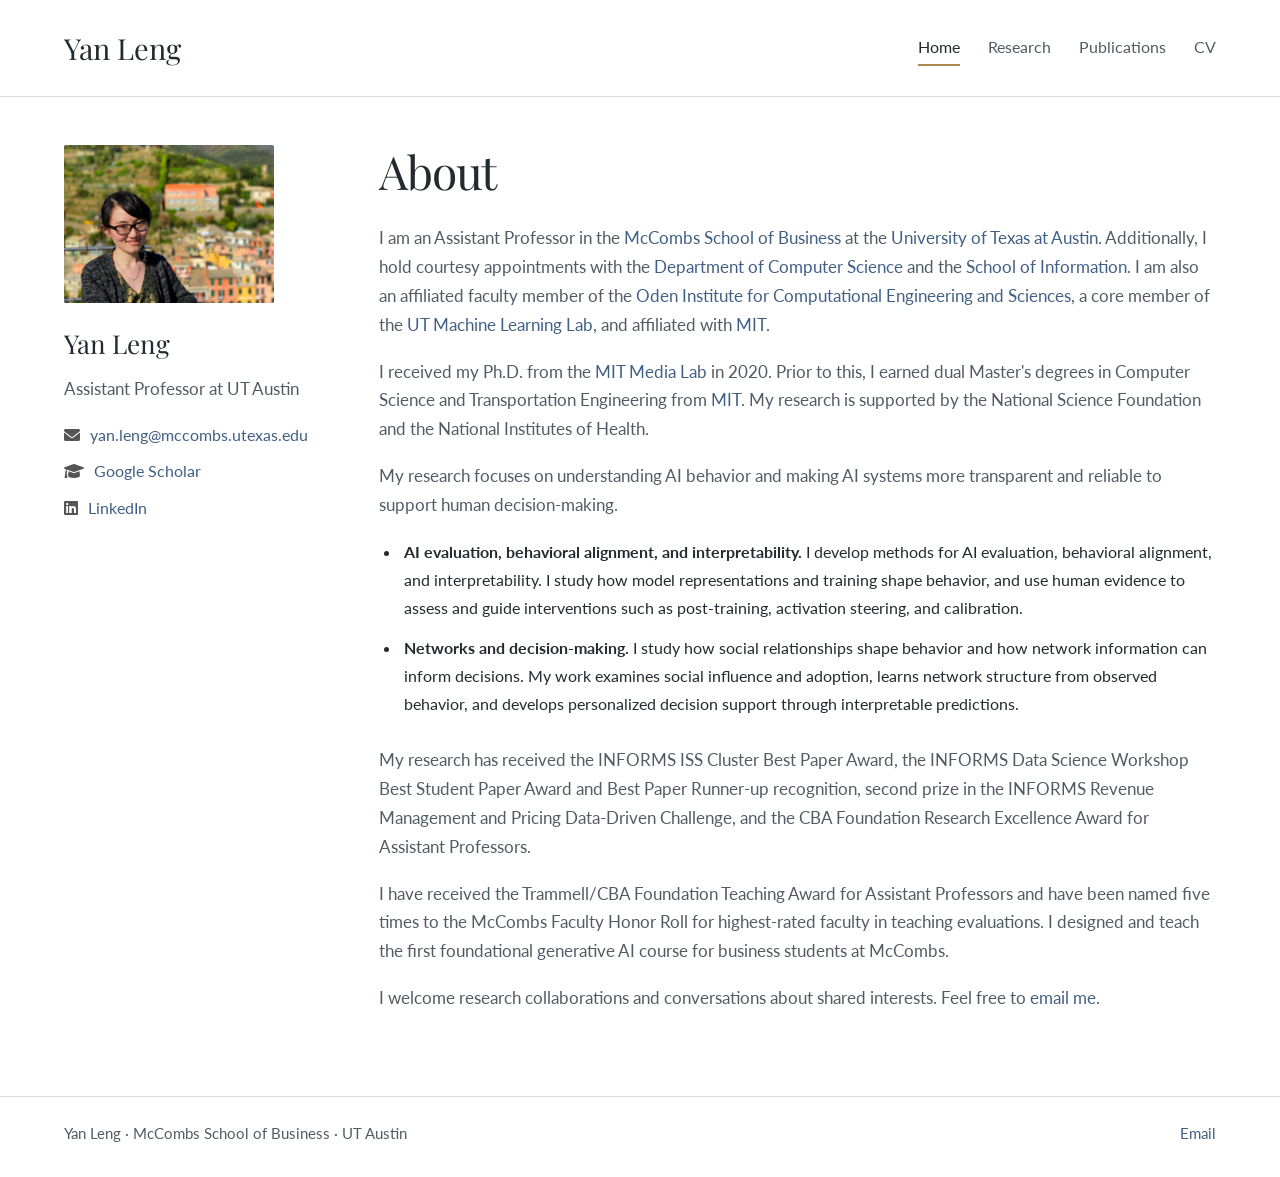
<file: index.html>
<!DOCTYPE html>

<html lang="en">
<head>
<script async src="https://www.googletagmanager.com/gtag/js?id=G-ZYLHDLS8RB"></script>
<!-- Google tag (gtag.js) -->
<script>
    window.dataLayer = window.dataLayer || [];
    function gtag(){dataLayer.push(arguments);}
    gtag('js', new Date());

    gtag('config', 'G-ZYLHDLS8RB');
  </script>
<meta charset="utf-8"/>
<meta content="width=device-width, initial-scale=1" name="viewport"/>
<title>Yan Leng</title>
<!-- Bootstrap core CSS -->
<link href="css/bootstrap.min.css" rel="stylesheet"/>
<!-- Font Awesome for icons -->
<link href="https://cdnjs.cloudflare.com/ajax/libs/font-awesome/6.0.0-beta3/css/all.min.css" rel="stylesheet"/>
<style>
    body {
      font-family: sans-serif;
    }

    /* Navbar styling */
    .navbar {
      border-bottom: 1px solid #ddd;
    }

    .navbar-brand.active {
      font-weight: bold;
      text-decoration-thickness: 2px;
      text-decoration-color: #ddd; /* Subtle underline color */
    }
    /* Left side styling */
    .sidebar {
      width: 25%;
      padding: 20px;
      border-right: 1px solid #ddd;
    }

    .sidebar img {
      width: 100%;
      height: auto;
      border-radius: 50%;
    }

    .contact-info {
      list-style: none;
      padding: 0;
      margin-top: 20px;
    }

    .contact-info li {
      margin-bottom: 10px;
      font-size: 16px;
    }

    .contact-info i {
      color: #555;
      margin-right: 10px;
    }

    /* Right side styling */
    .content {
      width: 70%;
      padding: 20px;
    }

    h1 {
      font-size: 2em;
      font-weight: bold;
    }

    h4, .section-title {
      font-size: 1.2em;
      font-weight: normal;
      line-height: 1.5;
    }

    .highlight {
      color: #A66A2C; /* Muted brown/gold color similar to the example */
      font-weight: bold;
      }

    .focus-area {
      list-style: none;
      padding-left: 0;
      margin-top: 15px;
      font-size: 1.1em; /* Larger font size */
    }

    .focus-area li {
      color: #333;
      margin-bottom: 8px;
      padding-left: 20px;
      position: relative;
    }

    .focus-area li::before {
      content: "•";
      color: #333;
      position: absolute;
      left: 0;
    }

    /* Research focus heading styling */
    .research-focus {
      font-size: 1.4em;
      font-weight: bold;
      margin-top: 20px;
      color: #333;
    }

    /* Awards and Grants styling */
    .news-category {
      font-size: 1.2em;
      font-weight: bold;
      color: #333;
      margin-top: 20px;
    }

    .news-item {
      font-size: 1em;
      color: #555;
      margin-left: 0; /* No additional indentation */
      line-height: 1.6;
    }

    /* Style for black links */
    a.black-link {
      color: black;
      text-decoration: none;
    }

    a.black-link:hover {
      text-decoration: underline;
    }
  </style>
<meta content="Yan Leng, UT Austin. Research on AI evaluation, behavioral alignment, interpretability, human-grounded measurement, and network science." name="description"/>
<link href="css/site.css?v=focused-20260912" rel="stylesheet"/>
<link href="https://fonts.googleapis.com/css2?family=Lato:wght@400;700&amp;family=Playfair+Display:wght@400;700&amp;display=swap" rel="stylesheet"/><link href="shared.css?v=20260913-final" rel="stylesheet"/></head>
<body class="unified-site home-page"><header class="shared-header"><a class="shared-name" href="index.html">Yan Leng</a><nav aria-label="Main navigation"><a aria-current="page" href="index.html">Home</a><a href="research.html">Research</a><a href="publications.html">Publications</a><a href="Leng_CV.pdf">CV</a></nav></header>
<a class="skip-link" href="#main">Skip to content</a>
<!-- Header Navbar -->
<main class="container page-content" id="main">
<div class="row">
<!-- Left Sidebar -->
<div class="col-md-3 sidebar">
<img alt="Yan Leng" src="yan.jpg"/>
<h2>Yan Leng</h2>
<h4>Assistant Professor at UT Austin</h4>
<ul class="contact-info">
<li><i class="fas fa-envelope"></i><a href="mailto:yan.leng@mccombs.utexas.edu">yan.leng@mccombs.utexas.edu</a></li>
<li><i class="fas fa-graduation-cap"></i><a href="https://scholar.google.com/citations?user=WfU3qjQAAAAJ&amp;hl=en">Google Scholar</a></li>
<!-- <li><i class="fab fa-twitter"></i><a href="https://twitter.com/lylengyan">@lylengyan</a></li> -->
<li><i aria-hidden="true" class="fab fa-linkedin"></i><a href="https://www.linkedin.com/in/yanleng">LinkedIn</a></li></ul>
</div>
<!-- Right Content Area -->
<div class="col-md-9 content">
<h1 id="about">About</h1><p class="biography">
        I am an Assistant Professor in the
        <a class="highlight" style="font-weight:400" href="https://www.mccombs.utexas.edu">McCombs School of Business</a>
        at the
        <a class="highlight" href="https://www.utexas.edu">University of Texas at Austin</a>.
        Additionally, I hold courtesy appointments with the
        <a class="highlight" href="https://www.cs.utexas.edu">Department of Computer Science</a>
        and the
        <a class="highlight" href="https://www.ischool.utexas.edu">School of Information</a>.
        I am also an affiliated faculty member of the
        <a class="highlight" href="https://oden.utexas.edu">Oden Institute for Computational Engineering and Sciences</a>,
        a core member of the
        <a class="highlight" href="https://ml.utexas.edu">UT Machine Learning Lab</a>,
        and affiliated with
        <a class="highlight" href="https://www.mit.edu/">MIT</a>.
      </p><p class="biography">
        I received my Ph.D. from the <a class="highlight" href="https://www.media.mit.edu">MIT Media Lab</a> in 2020.
        Prior to this, I earned dual Master's degrees in Computer Science and Transportation Engineering from <a class="highlight" href="http://www.eecs.mit.edu">MIT</a>.
        My research is supported by the National Science Foundation and the National Institutes of Health.
      </p><p class="biography">My research focuses on understanding AI behavior and making AI systems more transparent and reliable to support human decision-making.</p><ul class="about-research"><li><strong>AI evaluation, behavioral alignment, and interpretability.</strong> I develop methods for AI evaluation, behavioral alignment, and interpretability. I study how model representations and training shape behavior, and use human evidence to assess and guide interventions such as post-training, activation steering, and calibration.</li><li><strong>Networks and decision-making.</strong> I study how social relationships shape behavior and how network information can inform decisions. My work examines social influence and adoption, learns network structure from observed behavior, and develops personalized decision support through interpretable predictions.</li></ul>



<p class="biography">My research has received the INFORMS ISS Cluster Best Paper Award, the INFORMS Data Science Workshop Best Student Paper Award and Best Paper Runner-up recognition, second prize in the INFORMS Revenue Management and Pricing Data-Driven Challenge, and the CBA Foundation Research Excellence Award for Assistant Professors.</p><p class="biography">I have received the Trammell/CBA Foundation Teaching Award for Assistant Professors and have been named five times to the McCombs Faculty Honor Roll for highest-rated faculty in teaching evaluations. I designed and teach the first foundational generative AI course for business students at McCombs.</p><p class="biography">I welcome research collaborations and conversations about shared interests. Feel free to <a href="mailto:yan.leng@mccombs.utexas.edu">email me</a>.</p>
</div>
</div>
</main>
<!-- Bootstrap core JavaScript -->
<footer class="shared-footer"><span>Yan Leng · McCombs School of Business · UT Austin</span><a href="mailto:yan.leng@mccombs.utexas.edu">Email</a></footer></body>
</html>
</file>
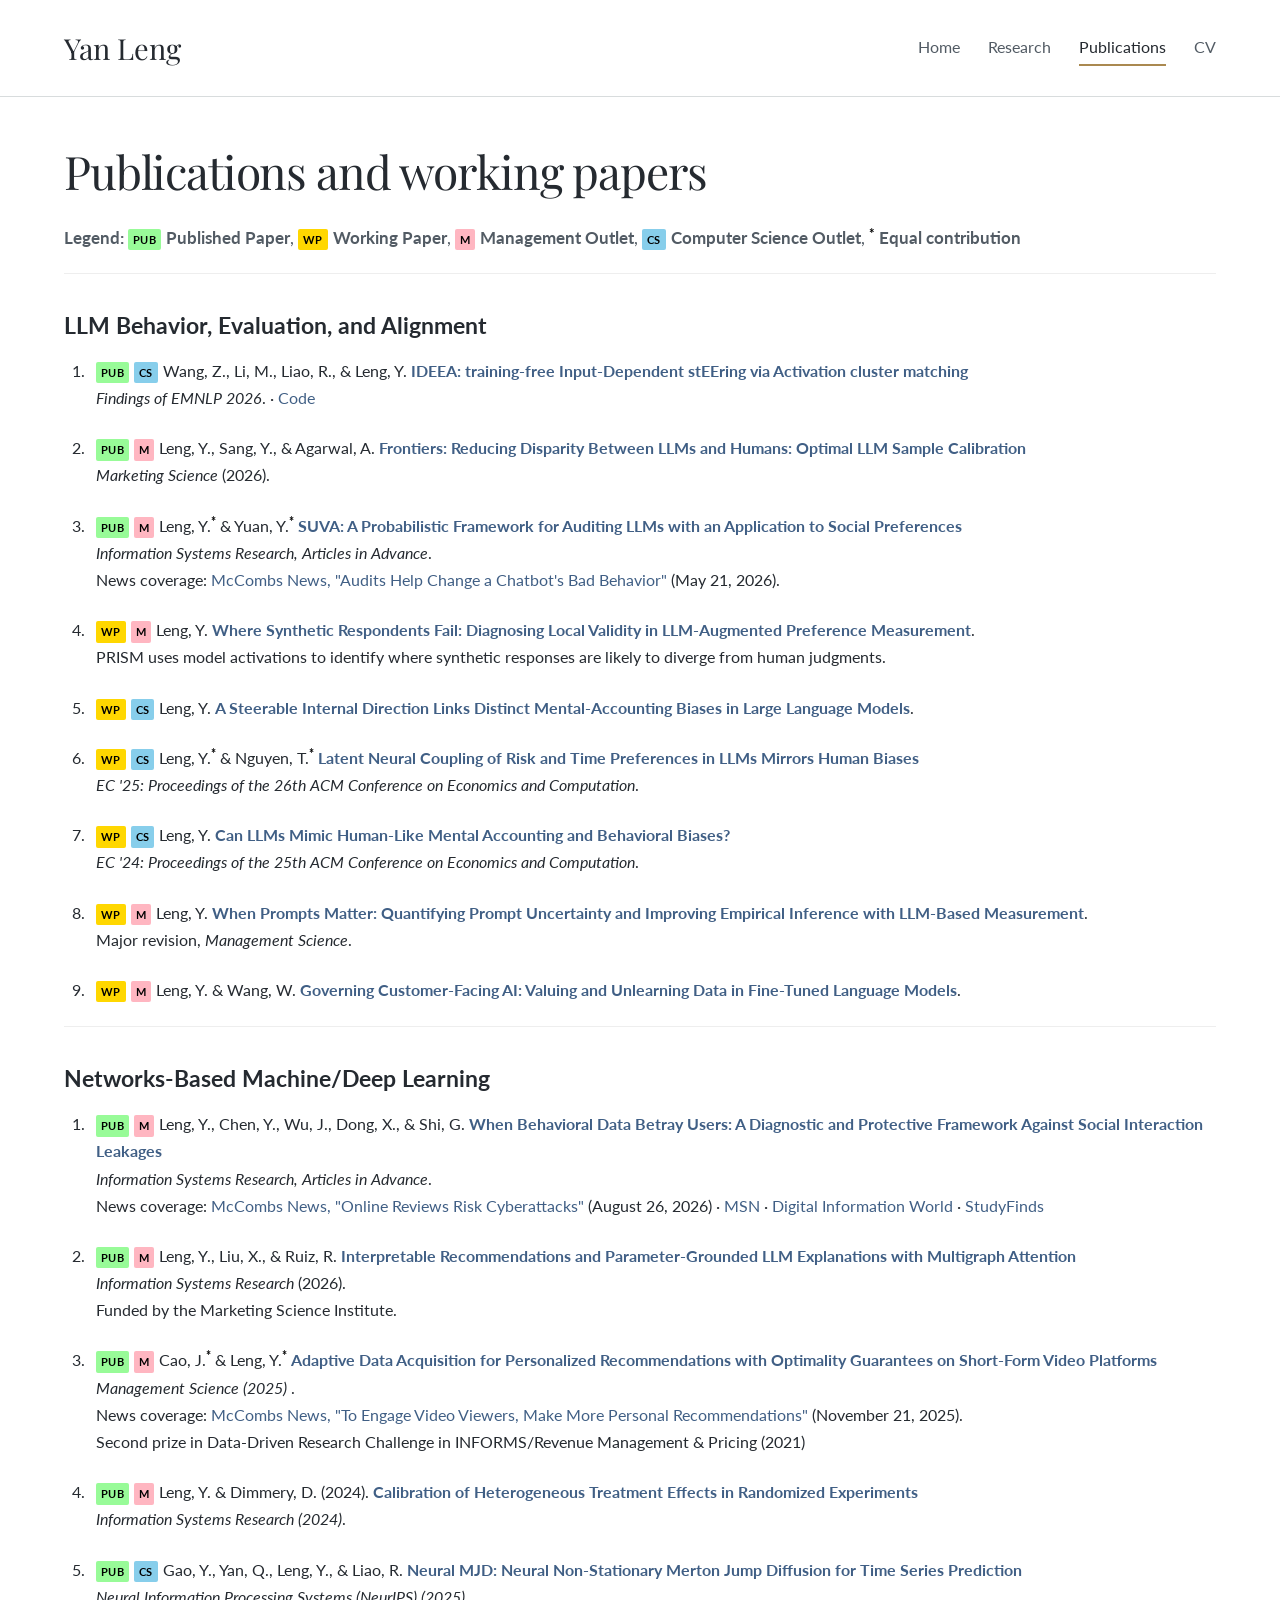
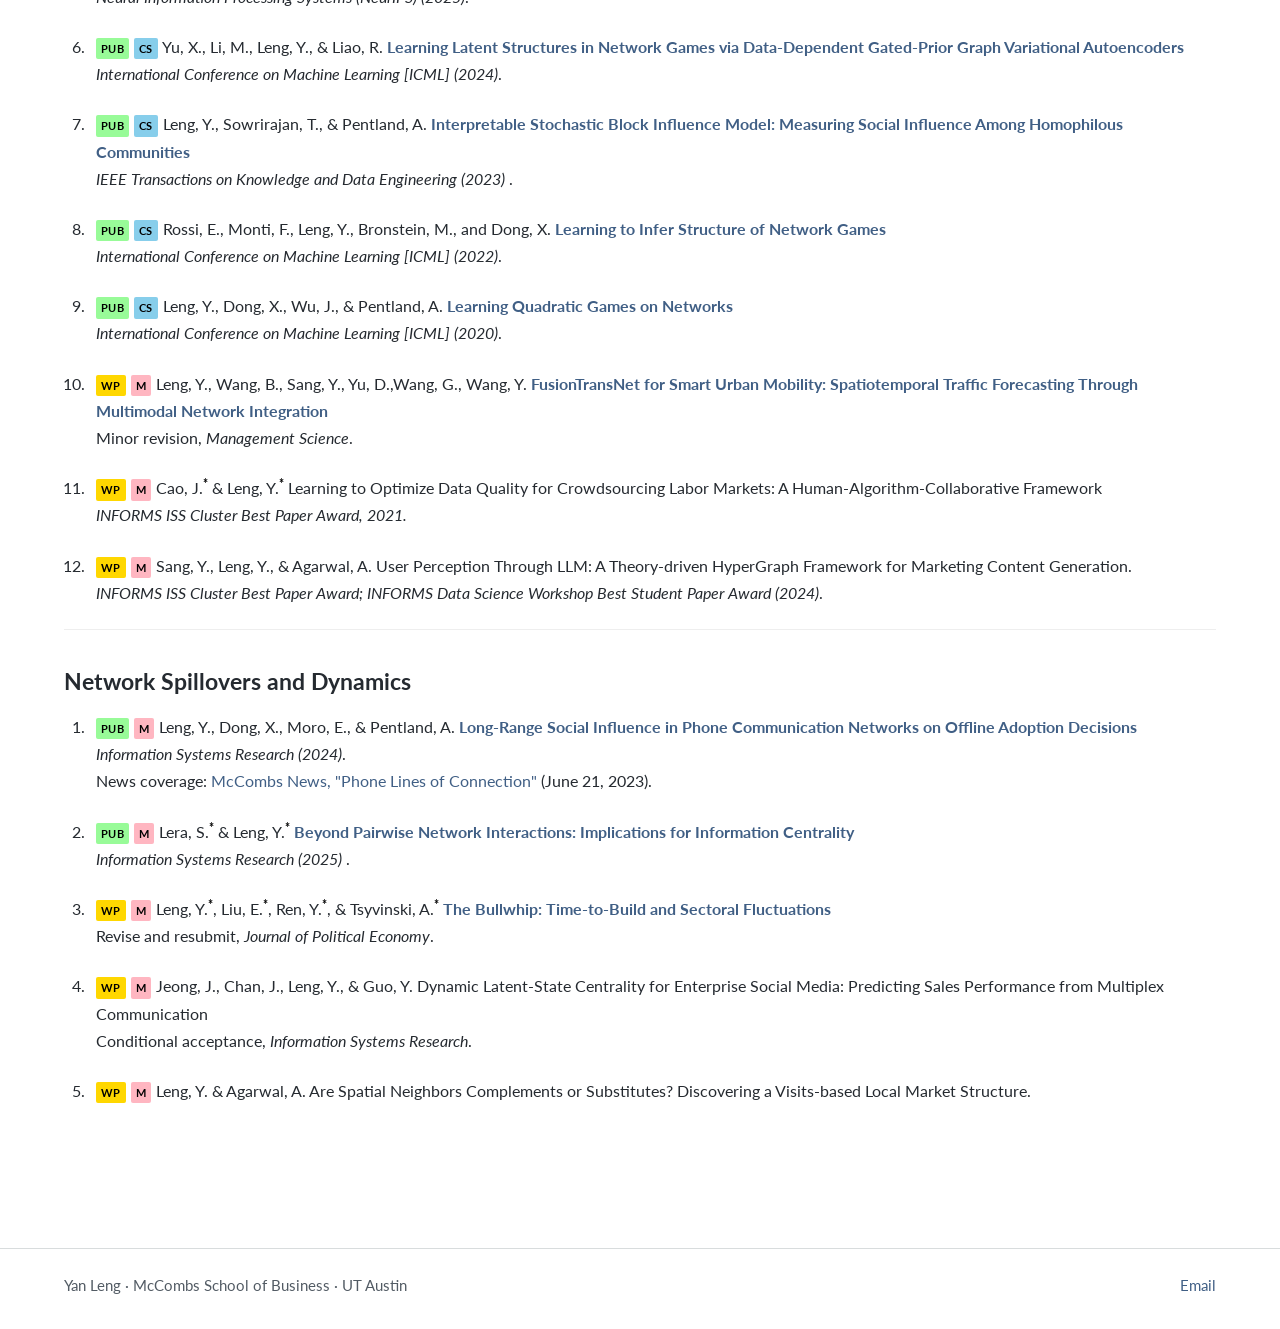
<file: publications.html>
<!DOCTYPE html>

<html lang="en">
<head>
<script async src="https://www.googletagmanager.com/gtag/js?id=G-ZYLHDLS8RB"></script>
<!-- Google tag (gtag.js) -->
<script>
      window.dataLayer = window.dataLayer || [];
      function gtag(){dataLayer.push(arguments);}
      gtag('js', new Date());

      gtag('config', 'G-ZYLHDLS8RB');
    </script>
<!-- Google Fonts -->
<link href="https://fonts.googleapis.com/css2?family=Playfair+Display:wght@700&amp;family=Lato:wght@400;700&amp;display=swap" rel="stylesheet"/>
<meta charset="utf-8"/>
<meta content="width=device-width, initial-scale=1" name="viewport"/>
<title>Yan Leng</title>
<!-- Bootstrap core CSS -->
<link href="css/bootstrap.min.css" rel="stylesheet"/>
<style>
      /* Apply Google Fonts */
      body {
        font-family: 'Lato', sans-serif;
      }
      h3, h4 {
        font-family: 'Playfair Display', serif;
        font-weight: bold;
      }


      /* Consistent Label Styling */
      .label {
        color: #000;
        padding: 2px 5px;
        border-radius: 3px;
        font-weight: bold;
        margin-right: 1px;
        font-size: 0.9em;
        display: inline-block;
      }

      /* Different colors for each label type */
      .label-wp {
        background-color: #FFD700; /* Gold for WP */
      }

      .label-pub {
        background-color: #87CEEB; /* Light Blue for PUB */
      }

      .label-m {
        background-color: #98FB98; /* Light Green for M */
      }

      .label-cs {
        background-color: #FFB6C1; /* Light Pink for CS */
      }


      .label-pub {
        background-color: #98FB98; /* Green for PUB */
      }
      .label-wp {
        background-color: #FFD700; /* Amber for WP */
      }
      .label-m {
        background-color: #FFB6C1; /* Blue for M */
      }
      .label-cs {
        background-color: #87CEEB; /* Orange for CS */
      }
      /* Add spacing between list items */
      ol li {
        margin-bottom: 10px;
      }

      .equal-contribution {
        font-weight: bold;
        color: #000;
      }
    </style>
<link href="css/site.css?v=focused-20260912" rel="stylesheet"/>
<link href="https://fonts.googleapis.com/css2?family=Lato:wght@400;700&amp;family=Playfair+Display:wght@400;700&amp;display=swap" rel="stylesheet"/><link href="shared.css?v=20260913-final" rel="stylesheet"/></head>
<body class="unified-site publications-page"><header class="shared-header"><a class="shared-name" href="index.html">Yan Leng</a><nav aria-label="Main navigation"><a href="index.html">Home</a><a href="research.html">Research</a><a aria-current="page" href="publications.html">Publications</a><a href="Leng_CV.pdf">CV</a></nav></header>
<a class="skip-link" href="#main">Skip to content</a>
<main class="container page-content" id="main">
<div class="starter-template">
<h1>Publications and working papers</h1>
<!-- Legend Section -->
<p><strong>Legend:</strong> <span class="label label-pub">PUB</span> <b>Published Paper</b>, <span class="label label-wp">WP</span> <b>Working Paper</b>, <span class="label label-m">M</span> <b> Management Outlet</b>, <span class="label label-cs">CS</span> <b>Computer Science Outlet</b>, <sup class="equal-contribution">*</sup> <b>Equal contribution</b> </p>
<hr class="pretty-hr"/>
<h2 class="publication-heading" id="ai">LLM Behavior, Evaluation, and Alignment</h2>
<ol><li><span class="label label-pub">PUB</span> <span class="label label-cs">CS</span> Wang, Z., Li, M., Liao, R., &amp; Leng, Y. <a class="paper-title" href="https://aclanthology.org/2026.findings-emnlp.1414/">IDEEA: training-free Input-Dependent stEEring via Activation cluster matching</a><br/><i>Findings of EMNLP 2026</i>. · <a href="https://github.com/DSL-Lab/IDEEA">Code</a></li>
<li><span class="label label-pub">PUB</span> <span class="label label-m">M</span> <span class="author-name">Leng, Y.</span>, <span class="author-name">Sang, Y.</span>, &amp; <span class="author-name">Agarwal, A.</span> <a class="paper-title" href="https://pubsonline.informs.org/doi/10.1287/mksc.2024.0983">Frontiers: Reducing Disparity Between LLMs and Humans: Optimal LLM Sample Calibration</a> <br/> <span class="journal-name"><i>Marketing Science</i></span> (2026).</li>
<li><span class="label label-pub">PUB</span> <span class="label label-m">M</span> <span class="author-name">Leng, Y.<sup class="equal-contribution">*</sup></span> &amp; <span class="author-name">Yuan, Y.<sup class="equal-contribution">*</sup></span> <a class="paper-title" href="https://pubsonline.informs.org/doi/10.1287/isre.2024.0857"> SUVA: A Probabilistic Framework for Auditing LLMs with an Application to Social Preferences </a> <br/> <span class="journal-name"><i>Information Systems Research, Articles in Advance</i></span>. <br/> News coverage: <a href="https://news.mccombs.utexas.edu/research/audits-help-change-a-chatbots-bad-behavior/">McCombs News, "Audits Help Change a Chatbot's Bad Behavior"</a> (May 21, 2026).</li>
<li><span class="label label-wp">WP</span> <span class="label label-m">M</span> <span class="author-name">Leng, Y.</span> <a class="paper-title" href="https://ssrn.com/abstract=6835019">Where Synthetic Respondents Fail: Diagnosing Local Validity in LLM-Augmented Preference Measurement</a>. <br/> PRISM uses model activations to identify where synthetic responses are likely to diverge from human judgments.</li>
<li><span class="label label-wp">WP</span> <span class="label label-cs">CS</span> <span class="author-name">Leng, Y.</span> <span class="paper-title">A Steerable Internal Direction Links Distinct Mental-Accounting Biases in Large Language Models</span>.</li>
<li><span class="label label-wp">WP</span> <span class="label label-cs">CS</span> <span class="author-name">Leng, Y.<sup class="equal-contribution">*</sup></span> &amp; <span class="author-name">Nguyen, T.<sup class="equal-contribution">*</sup></span> <a class="paper-title" href="https://dl.acm.org/doi/abs/10.1145/3736252.3742588">Latent Neural Coupling of Risk and Time Preferences in LLMs Mirrors Human Biases</a> <br/> <span class="journal-name"><i>EC '25: Proceedings of the 26th ACM Conference on Economics and Computation</i></span>.</li>
<li><span class="label label-wp">WP</span> <span class="label label-cs">CS</span> <span class="author-name">Leng, Y.</span> <a class="paper-title" href="https://dl.acm.org/doi/10.1145/3670865.3673632">Can LLMs Mimic Human-Like Mental Accounting and Behavioral Biases?</a> <br/> <span class="journal-name"><i>EC '24: Proceedings of the 25th ACM Conference on Economics and Computation</i></span>.</li>
<li><span class="label label-wp">WP</span> <span class="label label-m">M</span> <span class="author-name">Leng, Y.</span> <span class="paper-title">When Prompts Matter: Quantifying Prompt Uncertainty and Improving Empirical Inference with LLM-Based Measurement</span>. <br/> Major revision, <span class="journal-name"><i>Management Science</i></span>.</li>
<li><span class="label label-wp">WP</span> <span class="label label-m">M</span> <span class="author-name">Leng, Y.</span> &amp; <span class="author-name">Wang, W.</span> <a class="paper-title" href="https://papers.ssrn.com/sol3/papers.cfm?abstract_id=5835804">Governing Customer-Facing AI: Valuing and Unlearning Data in Fine-Tuned Language Models</a>.</li>
</ol>
<hr class="pretty-hr"/>
<h2 class="publication-heading" id="networks">Networks-Based Machine/Deep Learning</h2>
<ol>
<li><span class="label label-pub">PUB</span> <span class="label label-m">M</span> <span class="author-name">Leng, Y.</span>, <span class="author-name">Chen, Y.</span>, <span class="author-name">Wu, J.</span>, <span class="author-name">Dong, X.</span>, &amp; <span class="author-name">Shi, G.</span> <a class="paper-title" href="https://pubsonline.informs.org/doi/10.1287/isre.2024.1469">When Behavioral Data Betray Users: A Diagnostic and Protective Framework Against Social Interaction Leakages</a> <br/> <span class="journal-name"><i>Information Systems Research, Articles in Advance</i></span>.<br/>News coverage: <a href="https://news.mccombs.utexas.edu/research/online-reviews-risk-cyberattacks/">McCombs News, "Online Reviews Risk Cyberattacks"</a> (August 26, 2026) · <a href="https://t.e2ma.net/click/q8j7tl/q0py46g/i2dwx2">MSN</a> · <a href="https://www.digitalinformationworld.com/2026/09/online-reviews-can-expose-hidden-social.html">Digital Information World</a> · <a href="https://t.e2ma.net/click/q8j7tl/q0py46g/enfwx2">StudyFinds</a></li>
<li><span class="label label-pub">PUB</span> <span class="label label-m">M</span> <span class="author-name">Leng, Y.</span>, <span class="author-name">Liu, X.</span>, &amp; <span class="author-name">Ruiz, R.</span> <a class="paper-title" href="https://pubsonline.informs.org/doi/10.1287/isre.2023.0549">Interpretable Recommendations and Parameter-Grounded LLM Explanations with Multigraph Attention</a> <br/> <span class="journal-name"><i>Information Systems Research</i></span> (2026). <br/> Funded by the Marketing Science Institute.</li>
<li><span class="label label-pub">PUB</span> <span class="label label-m">M</span> <span class="author-name">Cao, J.<sup class="equal-contribution">*</sup></span> &amp; <span class="author-name">Leng, Y.<sup class="equal-contribution">*</sup></span> <a class="paper-title" href="https://pubsonline.informs.org/doi/abs/10.1287/mnsc.2022.01130">Adaptive Data Acquisition for Personalized Recommendations with Optimality Guarantees on Short-Form Video Platforms</a> <br/> <span class="journal-name"><i>Management Science (2025) </i></span>. <br/> News coverage: <a href="https://news.mccombs.utexas.edu/research/to-engage-video-viewers-make-more-personal-recommendations/">McCombs News, "To Engage Video Viewers, Make More Personal Recommendations"</a> (November 21, 2025). <br/> Second prize in Data-Driven Research Challenge in INFORMS/Revenue Management &amp; Pricing (2021)</li>
<li><span class="label label-pub">PUB</span> <span class="label label-m">M</span> <span class="author-name">Leng, Y.</span> &amp; <span class="author-name">Dimmery, D.</span> (2024). <a class="paper-title" href="https://pubsonline.informs.org/doi/abs/10.1287/isre.2021.0343">Calibration of Heterogeneous Treatment Effects in Randomized Experiments</a> <br/><span class="journal-name"><i>Information Systems Research (2024)</i></span>.</li>
<li><span class="label label-pub">PUB</span> <span class="label label-cs">CS</span> <span class="author-name">Gao, Y.</span>, <span class="author-name">Yan, Q.</span>, <span class="author-name">Leng, Y.</span>, &amp; <span class="author-name">Liao, R.</span> <a class="paper-title" href="https://arxiv.org/pdf/2506.04542"> Neural MJD: Neural Non-Stationary Merton Jump Diffusion for Time Series Prediction </a> <br/> <span class="journal-name"><i> Neural Information Processing Systems (NeurIPS) (2025)</i></span>.</li>
<li><span class="label label-pub">PUB</span> <span class="label label-cs">CS</span> <span class="author-name">Yu, X.</span>, <span class="author-name">Li, M.</span>, <span class="author-name">Leng, Y.</span>, &amp; <span class="author-name">Liao, R.</span> <a class="paper-title" href="https://openreview.net/pdf?id=kKWjZoaRLv">Learning Latent Structures in Network Games via Data-Dependent Gated-Prior Graph Variational Autoencoders</a> <br/> <span class="journal-name"><i>International Conference on Machine Learning [ICML] (2024)</i></span>.</li>
<li><span class="label label-pub">PUB</span> <span class="label label-cs">CS</span> <span class="author-name">Leng, Y.</span>, <span class="author-name">Sowrirajan, T.</span>, &amp; <span class="author-name">Pentland, A.</span> <a class="paper-title" href="https://ieeexplore.ieee.org/document/10164026">Interpretable Stochastic Block Influence Model: Measuring Social Influence Among Homophilous Communities</a> <br/> <span class="journal-name"><i>IEEE Transactions on Knowledge and Data Engineering (2023) </i></span>.</li>
<li><span class="label label-pub">PUB</span> <span class="label label-cs">CS</span> <span class="author-name">Rossi, E.</span>, <span class="author-name">Monti, F.</span>, <span class="author-name">Leng, Y.</span>, <span class="author-name">Bronstein, M.</span>, and <span class="author-name">Dong, X.</span> <a class="paper-title" href="https://proceedings.mlr.press/v162/rossi22a/rossi22a.pdf">Learning to Infer Structure of Network Games</a> <br/> <span class="journal-name"><i>International Conference on Machine Learning [ICML] (2022)</i></span>.</li>
<li><span class="label label-pub">PUB</span> <span class="label label-cs">CS</span> <span class="author-name">Leng, Y.</span>, <span class="author-name">Dong, X.</span>, <span class="author-name">Wu, J.</span>, &amp; <span class="author-name">Pentland, A.</span> <a class="paper-title" href="http://proceedings.mlr.press/v119/leng20a/leng20a.pdf">Learning Quadratic Games on Networks</a> <br/> <span class="journal-name"><i>International Conference on Machine Learning  [ICML] (2020)</i></span>.</li>
<li><span class="label label-wp">WP</span> <span class="label label-m">M</span> <span class="author-name">Leng, Y.</span>, <span class="author-name">Wang, B.</span>, <span class="author-name">Sang, Y.</span>, <span class="author-name">Yu, D.</span>,<span class="author-name">Wang, G.</span>, <span class="author-name">Wang, Y.</span> <a class="paper-title" href="https://arxiv.org/abs/2405.05786">FusionTransNet for Smart Urban Mobility: Spatiotemporal Traffic Forecasting Through Multimodal Network Integration</a> <br/> Minor revision, <span class="journal-name"><i>Management Science</i></span>.</li>
<li><span class="label label-wp">WP</span> <span class="label label-m">M</span> <span class="author-name">Cao, J.<sup class="equal-contribution">*</sup></span> &amp; <span class="author-name">Leng, Y.<sup class="equal-contribution">*</sup></span> Learning to Optimize Data Quality for Crowdsourcing Labor Markets: A Human-Algorithm-Collaborative Framework<br/> <span class="journal-name"><i>INFORMS ISS Cluster Best Paper Award, 2021.</i></span></li>
<li><span class="label label-wp">WP</span> <span class="label label-m">M</span> <span class="author-name">Sang, Y.</span>, <span class="author-name">Leng, Y.</span>, &amp; <span class="author-name">Agarwal, A.</span> User Perception Through LLM: A Theory-driven HyperGraph Framework for Marketing Content Generation. <br/> <span class="journal-name"><i>INFORMS ISS Cluster Best Paper Award; INFORMS Data Science Workshop Best Student Paper Award (2024)</i></span>.</li>
</ol>
<hr class="pretty-hr"/>
<h2 class="publication-heading" id="spillovers">Network Spillovers and Dynamics</h2>
<ol>
<li><span class="label label-pub">PUB</span> <span class="label label-m">M</span> <span class="author-name">Leng, Y.</span>, <span class="author-name">Dong, X.</span>, <span class="author-name">Moro, E.</span>, &amp; <span class="author-name">Pentland, A.</span> <a class="paper-title" href="https://pubsonline.informs.org/doi/10.1287/isre.2023.1231">Long-Range Social Influence in Phone Communication Networks on Offline Adoption Decisions</a> <br/> <span class="journal-name"><i>Information Systems Research (2024)</i></span>. <br/> News coverage: <a href="https://news.mccombs.utexas.edu/research/phone-lines-of-connection/">McCombs News, "Phone Lines of Connection"</a> (June 21, 2023).</li>
<li><span class="label label-pub">PUB</span> <span class="label label-m">M</span> <span class="author-name">Lera, S.<sup class="equal-contribution">*</sup></span> &amp; <span class="author-name">Leng, Y.<sup class="equal-contribution">*</sup></span> <a class="paper-title" href="https://pubsonline.informs.org/doi/abs/10.1287/isre.2024.1097">Beyond Pairwise Network Interactions: Implications for Information Centrality</a> <br/> <span class="journal-name"><i>Information Systems Research (2025) </i></span>.</li>
<li><span class="label label-wp">WP</span> <span class="label label-m">M</span> <span class="author-name">Leng, Y.<sup class="equal-contribution">*</sup></span>, <span class="author-name">Liu, E.<sup class="equal-contribution">*</sup></span>, <span class="author-name">Ren, Y.<sup class="equal-contribution">*</sup></span>, &amp; <span class="author-name">Tsyvinski, A.<sup class="equal-contribution">*</sup></span> <a class="paper-title" href="https://ernestliu.scholar.princeton.edu/document/251">The Bullwhip: Time-to-Build and Sectoral Fluctuations</a><br/> Revise and resubmit, <span class="journal-name"><i>Journal of Political Economy</i></span>.</li>
<li><span class="label label-wp">WP</span> <span class="label label-m">M</span> <span class="author-name">Jeong, J.</span>, <span class="author-name">Chan, J.</span>, <span class="author-name">Leng, Y.</span>, &amp; <span class="author-name">Guo, Y.</span> Dynamic Latent-State Centrality for Enterprise Social Media: Predicting Sales Performance from Multiplex Communication <br/> Conditional acceptance, <span class="journal-name"><i>Information Systems Research</i></span>.</li>
<li><span class="label label-wp">WP</span> <span class="label label-m">M</span> <span class="author-name">Leng, Y.</span> &amp; <span class="author-name">Agarwal, A.</span> Are Spatial Neighbors Complements or Substitutes? Discovering a Visits-based Local Market Structure.</li>
</ol>
<br/>
<br/>
</div>
</main>
<footer class="shared-footer"><span>Yan Leng · McCombs School of Business · UT Austin</span><a href="mailto:yan.leng@mccombs.utexas.edu">Email</a></footer></body>
</html>
</file>
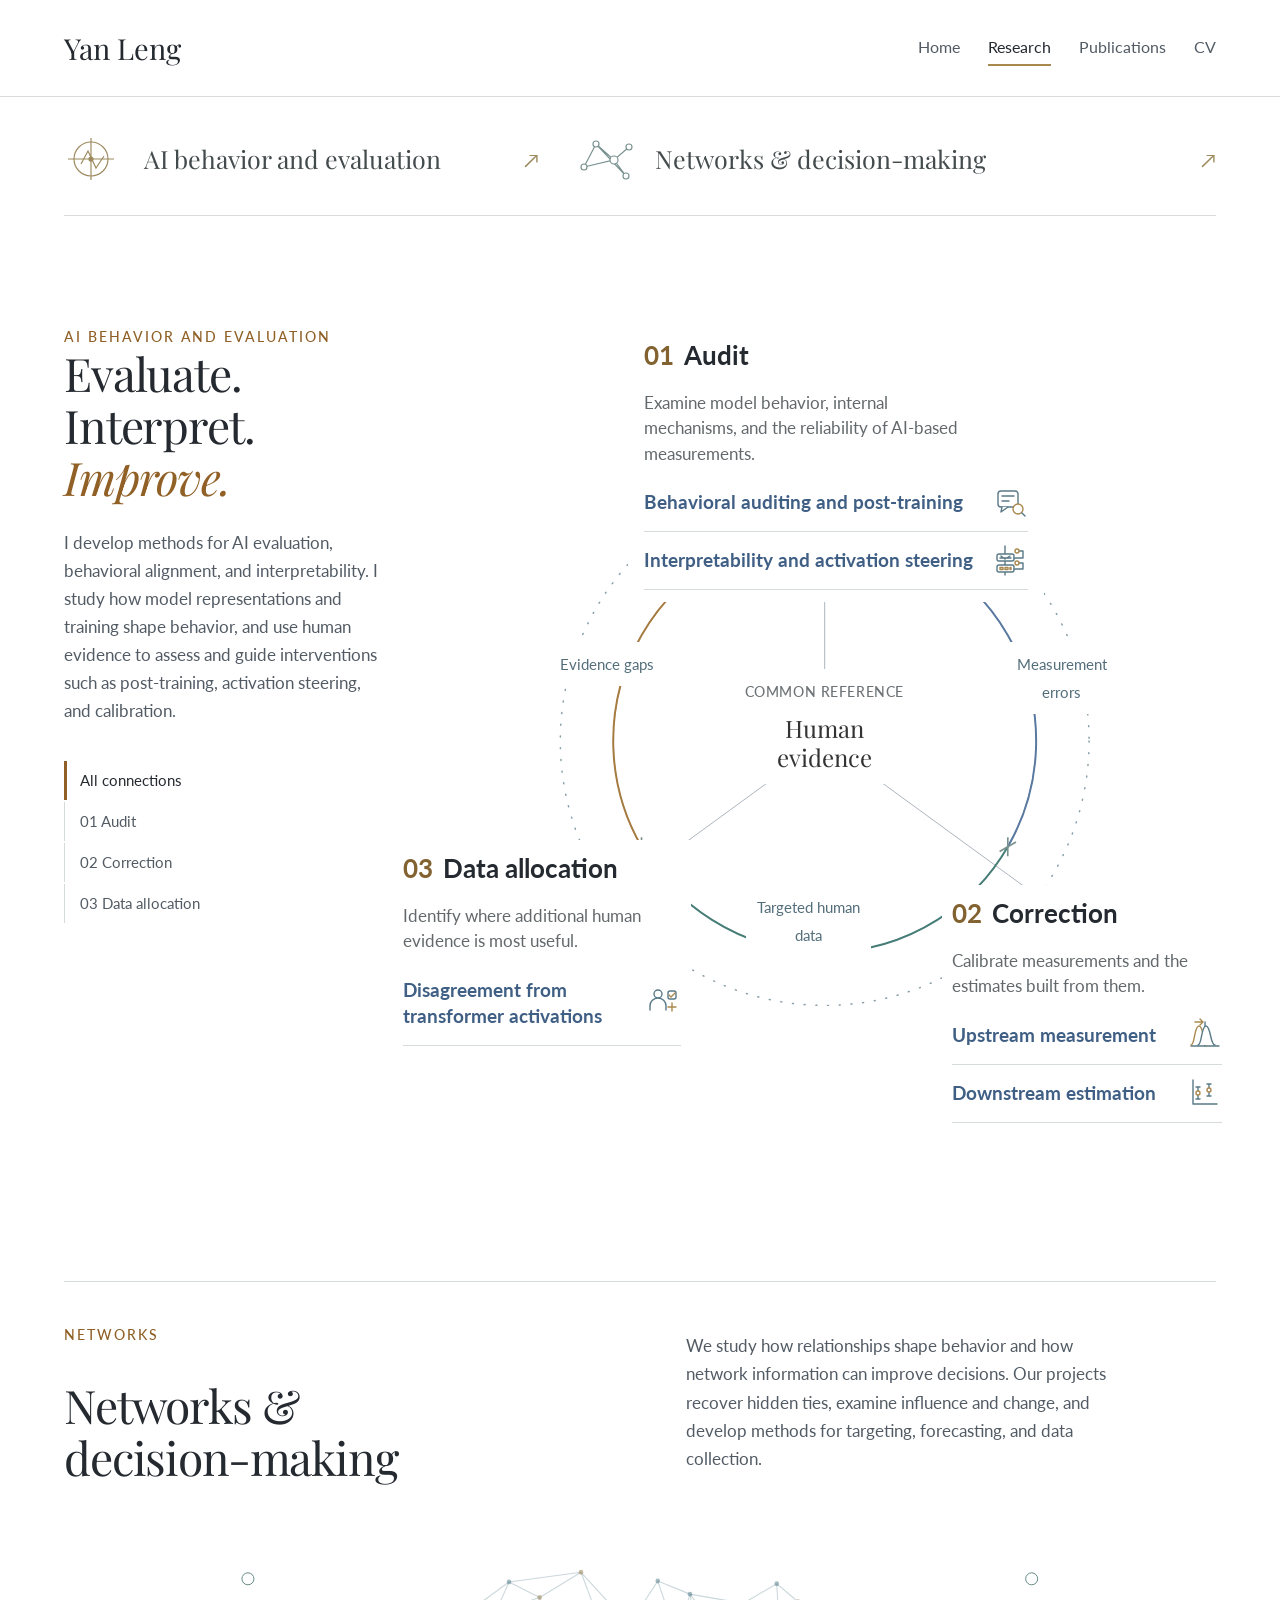
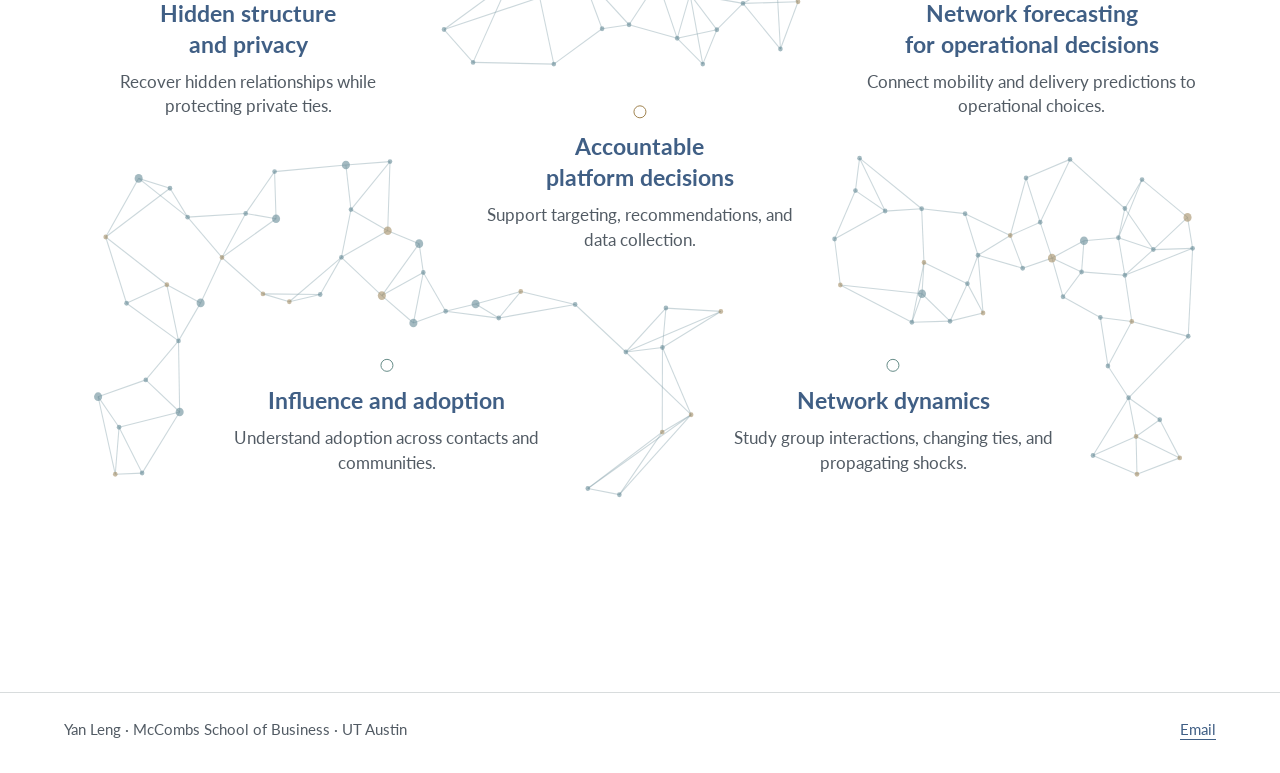
<file: research.html>
<!DOCTYPE html>

<html lang="en"><head><meta charset="utf-8"/><meta content="width=device-width,initial-scale=1" name="viewport"/><meta content="noindex,nofollow" name="robots"/><meta content="Yan Leng’s research in AI evaluation, behavioral alignment, interpretability, and networks and decision-making." name="description"/><title>Research — Yan Leng</title><link href="https://fonts.googleapis.com/css2?family=Lato:wght@400;700&amp;family=Playfair+Display:ital,wght@0,400;0,700;1,400&amp;display=swap" rel="stylesheet"/><style>:root{--paper:#fff;--ink:#202324;--muted:#62686b;--line:#d8dcdd;--accent:#84283f;--soft:#f4f5f5;--serif:Georgia,'Times New Roman',serif;--sans:-apple-system,BlinkMacSystemFont,'Segoe UI',sans-serif}*{box-sizing:border-box}html{scroll-behavior:smooth;scroll-padding-top:85px}body{margin:0;background:var(--paper);color:var(--ink);font-family:var(--sans);font-size:16px;line-height:1.55}a{color:inherit;text-underline-offset:5px}button{font:inherit;color:inherit}button,a{-webkit-tap-highlight-color:transparent}button:focus-visible,a:focus-visible{outline:2px solid var(--accent);outline-offset:5px}button{cursor:pointer}h1,h2,h3,p{margin:0}h1,h2,h3{font-weight:400}h1,h2{font-family:var(--serif);line-height:1.07}em{font-weight:400}main,.site-header,footer{max-width:1440px;margin:auto;padding-left:5.5%;padding-right:5.5%}.reviewbar{display:flex;align-items:center;justify-content:space-between;gap:15px;background:#eeeeef;color:#33363a;border-bottom:1px solid #d7d8d9;padding:10px 4%;font-size:12px;letter-spacing:.08em}.reviewbar nav{display:flex;gap:6px}.reviewbar a{text-decoration:none;padding:7px 14px;font-size:14px;letter-spacing:0}.reviewbar a[aria-current]{background:#fff;box-shadow:0 1px 3px #00000012}.local-note{font-size:12px}.site-header{display:flex;align-items:center;justify-content:space-between;padding-top:32px;padding-bottom:26px}.signature{font-family:var(--serif);font-size:27px;text-decoration:none;white-space:nowrap}.signature span{display:inline-block;margin-left:22px;border-left:1px solid var(--line);padding-left:22px;color:var(--muted);font:14px var(--sans)}.site-header nav{display:flex;gap:26px;font-size:14px}.site-header nav a{text-decoration:none}.site-header nav a:hover{text-decoration:underline}.eyebrow{display:block;font:500 12px/1.5 var(--sans);letter-spacing:.14em;text-transform:uppercase;color:var(--accent)}.section-intro{padding:64px 0 44px;position:relative}.section-intro h1{font-size:clamp(44px,4.5vw,68px);letter-spacing:-.045em;margin:20px 0}.section-intro h1 em{color:var(--accent)}.section-intro>p{font-size:18px;max-width:565px;line-height:1.65;color:var(--muted)}.map-caption{display:flex;justify-content:space-between;gap:15px;font-size:13px;color:var(--muted);padding:15px 0 23px;border-top:1px solid var(--ink)}.project{display:block;position:relative;width:100%;text-align:left;border:0;background:transparent;padding:19px 28px 19px 0;line-height:1.35}.project-tag{display:block;font-size:12px;color:var(--muted);margin-bottom:7px;letter-spacing:.02em}.project-name{display:block;font-family:var(--serif);font-size:23px;letter-spacing:-.025em}.project-open{position:absolute;right:1px;top:50%;font:22px var(--sans);color:var(--accent);transform:translateY(-50%);transition:transform .2s}.project:hover .project-name{color:var(--accent)}.project:hover .project-open{transform:translateY(-50%) rotate(90deg)}.stage-number{font:italic 40px var(--serif);color:var(--accent)}.stage-heading h2{font-size:32px;margin:12px 0}.stage-heading p{font-size:15px;color:var(--muted);max-width:240px;min-height:47px}.atlas-columns{display:grid;grid-template-columns:repeat(3,1fr);column-gap:7%;position:relative}.atlas-columns:before{content:'';position:absolute;left:0;right:0;top:28px;border-top:1px solid var(--accent);opacity:.6}.stage-number{position:relative;background:var(--paper);padding-right:15px}.atlas-nodes{margin-top:36px;border-left:1px solid var(--line);padding-left:25px}.atlas-nodes .project{border-bottom:1px solid var(--line)}.atlas-nodes .project:before{content:'';width:18px;position:absolute;left:-25px;top:50%;border-top:1px solid var(--line)}.atlas-nodes .project:after{content:'';position:absolute;width:5px;height:5px;border:1px solid var(--accent);background:var(--paper);left:-28px;top:calc(50% - 2px);border-radius:50%}.atlas-column.correct .atlas-nodes{padding-top:44px}.atlas-column.allocate .atlas-nodes{padding-top:92px}.connection-caption{display:flex;justify-content:space-between;position:relative;margin:45px 0 12px;border-bottom:1px solid var(--accent);padding-bottom:14px;font-size:12px;color:var(--accent)}.connection-caption:after{content:'';position:absolute;right:0;bottom:-4px;width:7px;height:7px;border-right:1px solid var(--accent);border-bottom:1px solid var(--accent);transform:rotate(-45deg)}.diagram-note{font-size:12px;color:var(--muted);line-height:1.5}.network-section{margin-top:100px;border-top:1px solid var(--ink);display:grid;grid-template-columns:30% 1fr;gap:6%;padding-bottom:70px}.network-section .section-intro{padding:42px 0}.network-section h2{font-size:42px;letter-spacing:-.04em;margin:20px 0}.network-section .section-intro>p{font-size:16px;max-width:320px}.network-groups{padding-top:42px}.network-group+.network-group{margin-top:38px}.network-label{position:relative;padding-left:35px}.network-label .letter{position:absolute;left:0;top:0;color:var(--accent);font:italic 25px var(--serif)}.network-label h3{font-size:18px;line-height:1.4}.network-label p{font-size:14px;color:var(--muted);margin-top:7px}.network-branches{margin:18px 0 0 8px;padding-left:26px;border-left:1px solid var(--line)}.network-branches .project{border-top:1px solid var(--line)}.network-branches .project:before{content:'';width:26px;position:absolute;left:-26px;top:50%;border-top:1px solid var(--line)}.network-branches .project-name{font-size:22px}footer{border-top:1px solid var(--line);display:flex;justify-content:space-between;gap:30px;padding-top:25px;padding-bottom:35px;font-size:13px;color:var(--muted)}dialog{color:var(--ink);background:var(--paper);border:1px solid var(--line);width:min(680px,90vw);max-height:85vh;padding:58px 45px 45px;box-shadow:0 20px 90px #0002}dialog::backdrop{background:#10141dcc;backdrop-filter:blur(3px)}dialog .close{position:absolute;right:20px;top:15px;font-size:14px;padding:8px;border:0;background:transparent}dialog h2{font-size:36px;line-height:1.2;margin:20px 0}dialog p{line-height:1.8;font-size:17px;color:var(--muted)}dialog>a{display:inline-block;margin-top:30px;font-size:15px;color:var(--accent)}.skip-link{position:fixed;top:-100px;left:20px;z-index:10;background:var(--paper);padding:10px}.skip-link:focus{top:8px}
/* The folio is built around a continuous vertical spine and generous type. */
.folio{--accent:#004fba;--paper:#fafafa;--line:#cbd1d7;--serif:Baskerville,'Palatino Linotype',Georgia,serif}.folio .site-header{border-bottom:1px solid var(--line)}.folio-title{display:grid;grid-template-columns:1.3fr 1fr;gap:14px 8%;padding:60px 0 55px}.folio-title .eyebrow{grid-column:1/-1}.folio-title h1{font-size:clamp(56px,6vw,86px);letter-spacing:-.055em}.folio-title h1 em{color:var(--accent)}.folio-title>p{align-self:end;max-width:380px;font-size:19px;line-height:1.7;color:var(--muted);padding-bottom:6px}.folio-studies{position:relative;border-top:3px solid var(--ink)}.folio-row{display:grid;grid-template-columns:27% 43% 1fr;gap:5%;padding:36px 0;border-bottom:1px solid var(--line);position:relative}.folio-heading h2{font-size:36px;margin:8px 0 15px}.folio-heading>p{font-size:16px;color:var(--muted);max-width:220px}.folio-projects{border-left:1px solid var(--accent);padding-left:28px;position:relative}.folio-projects:before{content:'';position:absolute;width:9px;height:9px;left:-5px;top:0;background:var(--accent);border-radius:50%}.folio-projects .project:before{content:'';position:absolute;width:21px;left:-28px;top:50%;border-top:1px solid var(--accent)}.folio-projects .project{padding-top:15px;padding-bottom:15px}.folio-projects .project-name{font-size:30px}.folio-projects .project-tag{font-family:var(--sans)}.folio-description{font-size:15px;line-height:1.8;color:var(--muted);padding-top:16px}.folio-foot{display:flex;justify-content:space-between;gap:20px;padding:25px 0;font-size:12px;color:var(--muted)}.folio .stage-number{font-size:24px}.folio .network-section{grid-template-columns:1fr;margin-top:60px;gap:0}.folio .network-section .section-intro{display:grid;grid-template-columns:1.3fr 1fr;gap:10px 8%;padding-bottom:20px}.folio .network-section .section-intro .eyebrow{grid-column:1/-1}.folio .network-section h2{font-size:52px;margin:0}.folio .network-section .section-intro p{align-self:end;max-width:380px}.folio .network-groups{display:grid;grid-template-columns:1fr 1fr;gap:8%;padding-top:20px}.folio .network-group+.network-group{margin-top:0}.folio .network-label h3{min-height:50px}.folio .network-label p{min-height:44px}.folio .network-branches .project-name{font-size:25px}
/* The instrument has a central reference and three distinct research sectors. */
.instrument{--paper:#101e2e;--ink:#eef2f5;--muted:#abb9c8;--line:#405064;--accent:#b5c9ff;--serif:Georgia,'Times New Roman',serif}.instrument .reviewbar{background:#071421;color:#c5d1dc;border-color:#334356}.instrument .reviewbar a[aria-current]{background:#35475c;color:white}.instrument .site-header{border-bottom:1px solid var(--line)}body.instrument>.site-header .signature{color:#fff}body.instrument .llm-section{display:grid;grid-template-columns:30% 1fr;gap:2%;padding:40px 0 0}.orbit-intro{padding-top:35px}.orbit-intro h1{font-size:clamp(38px,3.5vw,53px);letter-spacing:-.05em;margin:22px 0}.orbit-intro h1 em{color:#b5c9ff}.orbit-intro>p{font-size:16px;color:var(--muted);line-height:1.7;max-width:320px}.orbit-controls{display:flex;flex-direction:column;align-items:flex-start;margin-top:35px;gap:2px}.orbit-controls button{font-size:14px;line-height:1.4;background:transparent;border:0;border-left:1px solid var(--line);padding:9px 15px;color:var(--muted)}.orbit-controls button[aria-pressed=true]{border-left:3px solid var(--accent);padding-left:13px;color:var(--ink)}div.instrument{position:relative;aspect-ratio:800/760;width:100%;min-width:0}.instrument-lines{position:absolute;inset:0;width:100%;height:100%;fill:none;stroke:#53677e;stroke-width:1}.instrument-lines .outer{stroke-dasharray:1 11;stroke-linecap:round}.instrument-lines .accent{stroke-width:2}.arc-one{stroke:#b5c9ff}.arc-two{stroke:#86cfc5}.arc-three{stroke:#c5aacb}.orbit-center{position:absolute;left:38%;top:42%;width:24%;text-align:center;background:var(--paper);padding:12px 0}.orbit-center .eyebrow{font-size:10px;letter-spacing:.08em}.orbit-center strong{font:28px/1.15 var(--serif);display:block;margin-top:12px}.orbit-group{position:absolute;background:var(--paper);padding:12px 16px;transition:opacity .25s}.orbit-group h2{font:20px var(--serif);margin-bottom:9px}.orbit-group h2>span{font:12px var(--sans);color:var(--accent);margin-right:8px}.orbit-group .project{padding:10px 20px 10px 0;border-bottom:1px solid var(--line)}.orbit-group .project-name{font-size:19px}.orbit-group .project-tag{font-size:12px;margin-bottom:3px}.orbit-group .project-open{font-size:18px}.orbit-group.measure{left:29%;top:0;width:44%}.orbit-group.correct{left:53%;top:65%;width:46%}.orbit-group.allocate{left:0;top:59%;width:42%}.instrument .diagram-note{position:absolute;bottom:0;width:100%;text-align:center;font-size:12px}.instrument[data-focus=measure] .orbit-group:not(.measure),.instrument[data-focus=correct] .orbit-group:not(.correct),.instrument[data-focus=allocate] .orbit-group:not(.allocate){opacity:.36}.instrument[data-focus] .orbit-group:focus-within,.instrument[data-focus] .orbit-group:hover{opacity:1}.instrument .network-section{margin-top:90px;border-top-color:var(--line)}.instrument .network-section h2{font-size:40px}.instrument .network-label .letter{color:#86cfc5}.instrument .network-branches{border-color:#86cfc5}.instrument .network-branches .project:before{border-color:#86cfc5}.instrument .network-label h3{font-size:18px}.instrument .network-groups{padding-bottom:20px}.instrument dialog{--paper:#16283c}
@media(min-width:1600px){main,.site-header,footer{padding-left:80px;padding-right:80px}}@media(max-width:1100px){body.instrument .llm-section{grid-template-columns:1fr}.orbit-intro{display:grid;grid-template-columns:1fr 1fr;column-gap:8%;padding-top:10px}.orbit-intro .eyebrow{grid-column:1/-1}.orbit-intro h1{grid-row:2/4;font-size:52px}.orbit-intro>p{padding-top:20px}.orbit-controls{margin-top:10px}.llm-section>div.instrument{max-width:800px;margin:auto}.folio-row{grid-template-columns:29% 1fr;gap:5%}.folio-description{grid-column:2;padding-top:0}.folio-projects .project-name{font-size:27px}.network-section{grid-template-columns:32% 1fr;gap:5%}.network-section h2{font-size:35px}.atlas-columns{gap:4%}.stage-heading h2{font-size:28px}}
@media(max-width:720px){html{scroll-padding-top:20px}.reviewbar{padding:9px 3%;flex-wrap:wrap;gap:8px}.reviewbar>span:first-child{font-size:10px}.reviewbar nav{order:3;flex-basis:100%;justify-content:space-between}.reviewbar nav a{padding:7px 12px;font-size:14px}.site-header{align-items:flex-start;gap:20px;padding-top:23px;padding-bottom:22px}.signature{font-size:25px}.signature span{display:none}.site-header nav{gap:8px;flex-direction:column;font-size:13px;text-align:right}.section-intro{padding:32px 0}.section-intro h1{font-size:45px}.section-intro>p{font-size:17px}.map-caption{font-size:12px;align-items:flex-start}.map-caption span{max-width:45%}.map-caption span:last-child{text-align:right}.atlas-columns{grid-template-columns:1fr;gap:36px}.atlas-columns:before{display:none}.atlas-column{display:grid;grid-template-columns:36% 1fr;gap:6%;padding-top:12px;border-top:1px solid var(--line)}.stage-number{font-size:27px}.stage-heading h2{font-size:27px}.stage-heading p{font-size:14px;min-height:0}.atlas-nodes,.atlas-column.correct .atlas-nodes,.atlas-column.allocate .atlas-nodes{margin-top:0;padding-top:0;padding-left:16px}.atlas-nodes .project:before{left:-16px;width:12px}.atlas-nodes .project:after{left:-19px}.project-name{font-size:22px}.connection-caption{gap:18px;font-size:11px}.network-section{display:block;margin-top:60px;padding-bottom:45px}.network-section h2{font-size:39px}.network-section .section-intro>p{max-width:100%}.network-groups{padding-top:0}.network-label h3{font-size:18px}.network-branches .project-name{font-size:23px}footer{flex-direction:column;gap:12px}.folio-title{display:block;padding:35px 0}.folio-title h1{font-size:59px;margin:18px 0}.folio-title>p{font-size:17px;max-width:none}.folio-row{grid-template-columns:1fr;gap:18px;padding:28px 0}.folio-heading{display:grid;grid-template-columns:40px 1fr;gap:0 6px}.folio-heading h2{margin:0;font-size:35px}.folio-heading p{grid-column:2;max-width:none;margin-top:8px}.folio-projects{margin-left:13px}.folio-description{grid-column:auto;margin-left:42px;padding-top:0}.folio-foot{flex-direction:column;gap:10px}.folio .network-section .section-intro,.folio .network-groups{display:block}.folio .network-section h2{font-size:43px;margin:18px 0}.folio .network-section .section-intro p{max-width:none}.folio .network-label h3,.folio .network-label p{min-height:0}.folio .network-group+.network-group{margin-top:40px}.orbit-intro{display:block}.orbit-intro h1{font-size:49px}.orbit-intro>p{padding-top:0;max-width:none}.orbit-controls{display:none}div.instrument{aspect-ratio:auto;margin-top:30px!important}.instrument-lines,.orbit-center{display:none}.orbit-group{position:relative;inset:auto!important;width:100%!important;padding:24px 0;background:transparent;border-top:1px solid var(--line)}.orbit-group h2{font-size:30px}.orbit-group .project-name{font-size:25px}.orbit-group .project{padding:18px 25px 18px 0}.instrument .diagram-note{position:static;text-align:left;margin-top:10px}.instrument .network-section{margin-top:50px}.instrument .network-section h2{font-size:40px}dialog{padding:55px 25px 30px}dialog h2{font-size:30px}}
@media(prefers-reduced-motion:reduce){html{scroll-behavior:auto}*{transition:none!important}}@media print{.reviewbar,.site-header nav,.orbit-controls,.project-open,dialog{display:none!important}body{--paper:white!important;--ink:#111!important;--muted:#444!important;--line:#aaa!important;--accent:#333!important;background:white!important;color:#111!important}main{padding:0}.project{break-inside:avoid}.network-section{margin-top:35px}.section-intro{padding-top:20px}}
/* The tenure-statement expansion keeps citations beside the contribution. */
.network-section>.section-intro{align-self:start;position:sticky;top:20px}.network-index{margin-top:30px;display:flex;flex-direction:column;align-items:flex-start;border-left:1px solid var(--accent);padding-left:18px;gap:12px}.network-index a{font-size:14px;text-decoration:none;line-height:1.4}.network-index a:hover{text-decoration:underline}.network-section .section-intro>.network-bridge{font-size:14px;line-height:1.7;margin-top:30px;padding-top:18px;border-top:1px solid var(--line)}.network-topic+.network-topic{margin-top:38px}.topic-title{font:500 13px/1.5 var(--sans);text-transform:uppercase;letter-spacing:.07em;color:var(--accent);margin:0 0 17px}.network-paper{margin:0 0 30px;scroll-margin-top:30px}.network-paper:last-child{margin-bottom:0}.network-branches .network-paper .project{padding-top:17px;padding-bottom:14px}.network-summary{font-size:16px;line-height:1.75;color:var(--muted);margin-bottom:17px}.paper-citations{list-style:none;margin:0;padding:0 0 0 14px;border-left:2px solid var(--line)}.paper-citations li{font-size:14px;line-height:1.65}.paper-citations li+li{margin-top:14px}.paper-citations a{text-decoration-thickness:1px;text-underline-offset:3px}.paper-citations a:hover{color:var(--accent)}.citation-meta{display:block;font-size:12px;margin-top:5px;color:var(--muted)}.folio .network-section>.section-intro{position:static}.folio .network-index{margin-top:14px;grid-column:1}.folio .network-section .section-intro>.network-bridge{grid-column:2;margin-top:14px;align-self:start}.folio .network-label p{min-height:0}.folio .network-branches{margin-top:25px}.folio .topic-title{margin-top:25px}.folio .network-section .network-summary{font-size:16px}.instrument .paper-citations{border-color:#526880}
@media(max-width:1100px){.network-section>.section-intro{position:static}}
@media(max-width:720px){.network-index{margin-top:24px}.network-section .section-intro>.network-bridge{max-width:none;margin-top:24px}.network-topic+.network-topic{margin-top:34px}.network-summary{font-size:16px}.paper-citations li{font-size:14px}.folio .network-section .section-intro>.network-bridge{margin-top:24px}}
@media print{.network-section>.section-intro{position:static}.network-index{display:none}.network-paper{break-inside:avoid}}
/* Option 03: a compact project map, with research and references on demand. */
.instrument .network-compact{display:block}.instrument .network-compact>.section-intro{position:static;display:grid;grid-template-columns:1fr 1fr;gap:8%;padding-bottom:38px}.network-compact .network-opening{align-self:center;max-width:440px}.network-opening>p{color:var(--muted);font-size:18px;line-height:1.7}.network-hint{display:block;margin-top:18px;font-size:13px;color:var(--muted)}.instrument .network-compact .network-groups{display:grid;grid-template-columns:1.15fr 1fr;gap:9%;padding-top:0}.network-compact .network-group+.network-group{margin-top:0}.network-compact .network-label{min-height:55px}.network-compact .network-label h3{max-width:340px;font-size:19px}.network-compact .network-branches{margin-top:26px}.network-compact .network-paper{margin-bottom:0}.network-compact .network-paper .project{padding:17px 28px 17px 0}.network-compact .network-paper .project-name{font-size:22px;line-height:1.35}.network-compact .network-topic+.network-topic{margin-top:32px}.network-compact .topic-title{margin-bottom:10px;font-size:12px}.network-compact .project-tag{display:none}#dialog-references{margin-top:28px}#dialog-references[hidden],#dialog-link[hidden]{display:none}#dialog-references h3{font:500 13px var(--sans);text-transform:uppercase;letter-spacing:.09em;margin-bottom:16px;color:var(--accent)}#dialog-references .paper-citations li{font-size:15px}#dialog-references .citation-meta{font-size:13px}
@media(max-width:720px){.instrument .network-compact>.section-intro{display:block}.network-compact .network-opening{max-width:none}.instrument .network-compact .network-groups{display:block}.network-compact .network-group+.network-group{margin-top:45px}.network-compact .network-label{min-height:0}.network-compact .network-paper .project-name{font-size:23px}.network-opening>p{font-size:16px}.network-hint{margin-top:12px}}
/* Style 03 shares the publications page's white background and type families. */
body.instrument,body.instrument div.instrument,body.instrument dialog{--paper:#fff;--ink:#333;--muted:#62686b;--line:#d5dadd;--accent:#906026;--serif:'Playfair Display',Georgia,serif;--sans:'Lato',Arial,sans-serif;background:var(--paper);color:var(--ink)}
body.instrument .reviewbar{background:#f3f4f5;color:#444;border-color:#ddd}body.instrument .reviewbar a[aria-current]{background:white;color:#333}body.instrument>.site-header .signature{color:#333}body.instrument .orbit-intro h1 em{color:#906026}body.instrument .instrument-lines{stroke:#aab4bc}body.instrument .instrument-lines .arc-one{stroke:#5979a0}body.instrument .instrument-lines .arc-two{stroke:#467d77}body.instrument .instrument-lines .arc-three{stroke:#a67b40}body.instrument .network-label .letter{color:#906026}body.instrument .network-branches,body.instrument .network-branches .project:before{border-color:#9aaeb0}body.instrument .paper-citations{border-color:#c4ced1}body.instrument .orbit-center .eyebrow{color:#6d7377}body.instrument .orbit-center strong{font-size:27px}body.instrument dialog::backdrop{background:#23334570}body.instrument .project-name{letter-spacing:-.025em}body.instrument .orbit-group .project-name{font-size:18px}body.instrument .orbit-group h2{font-size:20px}
</style><style>/* One type scale for the research map. */
body.instrument{--ink:#252a30;--muted:#525b64;--map-heading:26px;--map-subheading:19px;--map-project:17px}
body.instrument .eyebrow{font-size:14px}
body.instrument .orbit-intro h1,body.instrument .network-compact h2{font:400 clamp(36px,3.6vw,48px)/1.13 var(--serif);letter-spacing:-.025em}
body.instrument .orbit-intro>p,body.instrument .network-opening>p{font:400 17px/1.65 var(--sans)}
body.instrument .orbit-controls button,body.instrument .network-hint{font-size:15px}
body.instrument div.instrument{min-height:830px}
body.instrument .orbit-group.measure{left:25%;width:53%}
body.instrument .orbit-group.correct{top:65%;left:49%;width:51%}
body.instrument .orbit-group h2{font:700 var(--map-heading)/1.25 var(--sans);letter-spacing:0;margin:0 0 18px;display:flex;align-items:baseline;gap:10px}
body.instrument .orbit-group h2>span{font:inherit;color:#826230;margin:0}
body.instrument .orbit-group .level-title{font:700 var(--map-subheading)/1.4 var(--sans);letter-spacing:0;margin:16px 0 4px;color:#405f85}
body.instrument .orbit-group .project-name{font:400 var(--map-project)/1.5 var(--sans);letter-spacing:0}
body.instrument .orbit-group .project{padding:10px 24px 10px 0}
body.instrument .orbit-group .project-open{font-size:22px}
body.instrument .orbit-center strong{font:400 24px/1.2 var(--serif)}
body.instrument .orbit-center .eyebrow{font-size:14px;letter-spacing:.04em}
body.instrument .network-compact .unified-network{display:grid;grid-template-columns:repeat(2,minmax(0,1fr));gap:36px 8%;border-top:1px solid #9aaeb0;padding-top:34px}
body.instrument .unified-network .network-topic{position:relative;border-left:1px solid #9aaeb0;padding-left:24px;margin:0!important}
body.instrument .unified-network .network-topic:before{content:'';position:absolute;left:-5px;top:8px;width:9px;height:9px;border-radius:50%;border:1px solid #5979a0;background:#fff}
body.instrument .network-compact .unified-network .topic-title,body.instrument .network-compact .unified-network .topic-toggle .project-name{font:700 var(--map-heading)/1.3 var(--sans);text-transform:none;letter-spacing:0;color:#405f85}
body.instrument .network-compact .unified-network .topic-title{margin:0 0 14px}
body.instrument .network-compact .unified-network .topic-toggle{padding:0 26px 0 0}
body.instrument .network-compact .unified-network .network-paper .project-name{font:400 var(--map-project)/1.5 var(--sans);letter-spacing:0}
body.instrument .network-compact .network-paper .project{padding:13px 28px 13px 0}
body.instrument dialog h2{font:700 28px/1.3 var(--sans);letter-spacing:0}
body.instrument #dialog-references h3{font:700 var(--map-subheading)/1.4 var(--sans);text-transform:none;letter-spacing:0}
body.instrument dialog p,body.instrument #dialog-references .paper-citations li{font-size:17px}
body.instrument #dialog-references .citation-meta,body.instrument .paper-request{font-size:15px}
body.instrument .paper-request{display:block;margin-top:7px}
@media(max-width:720px){body.instrument div.instrument{min-height:0}body.instrument .network-compact .unified-network{grid-template-columns:1fr}body.instrument .network-compact>.section-intro{display:block}body.instrument .network-opening{margin-top:20px}}

/* The AI map has two visible levels: area and clickable topic. */
body.instrument .orbit-group .project-name{font:700 19px/1.4 var(--sans);color:#405f85}
body.instrument .orbit-group .project{padding:15px 24px 15px 0}
body.instrument .orbit-group.measure{top:10%}
body.instrument #dialog-references .citation-description{font:400 16px/1.6 var(--sans);margin:9px 0 20px;color:var(--muted)}

/* Topic constellation: paper-level detail belongs in the dialog. */
body.instrument .network-constellation{position:relative;height:500px;margin:10px 0 30px}
body.instrument .constellation-lines{position:absolute;inset:0;width:100%;height:100%;fill:none;stroke:#a8b8b9;stroke-width:1}
body.instrument .constellation-secondary{stroke:#c1b18e;stroke-dasharray:2 7}
body.instrument .constellation-node{position:absolute;width:31%;margin:0;transform:translate(-50%,-50%)}
body.instrument .constellation-node.structure{left:16%;top:17%}
body.instrument .constellation-node.decisions{left:50%;top:40%}
body.instrument .constellation-node.forecast{left:84%;top:17%}
body.instrument .constellation-node.influence{left:28%;top:81%}
body.instrument .constellation-node.dynamics{left:72%;top:81%}
body.instrument .constellation-node .project{padding:22px 24px;background:#fff;text-align:center;border:0}
body.instrument .constellation-node .project-name{font:700 23px/1.35 var(--sans);letter-spacing:0;color:#405f85}
body.instrument .constellation-node .project-open{right:8px;font-size:22px}
body.instrument .node-dot{display:block;width:13px;height:13px;margin:0 auto 13px;border:1.5px solid #668c88;border-radius:50%;background:#fff;box-shadow:0 0 0 5px #fff}
body.instrument .constellation-node.decisions .node-dot{border-color:#a18450}
body.instrument .constellation-node .project:hover .node-dot{background:#668c88}
body.instrument .constellation-node .project:hover .project-name{color:#826230}
@media(max-width:720px){body.instrument .network-constellation{height:auto;display:grid;gap:16px;margin:20px 0;border-left:1px solid #a8b8b9;padding-left:22px}body.instrument .constellation-lines{display:none}body.instrument .constellation-node{position:relative;left:auto!important;top:auto!important;transform:none;width:100%}body.instrument .constellation-node .project{text-align:left;padding:14px 28px 14px 0}body.instrument .constellation-node .project-name{font-size:23px}body.instrument .node-dot{position:absolute;left:-29px;top:24px;margin:0}body.instrument .constellation-node br{display:none}}

/* Quiet diagram motion; typography and click targets stay stationary. */
@keyframes orbit-drift{to{transform:rotate(360deg)}}
@keyframes signal-travel{from{stroke-dashoffset:100}to{stroke-dashoffset:0}}
@keyframes node-breathe{0%,100%{box-shadow:0 0 0 5px #fff,0 0 0 6px #668c8800}50%{box-shadow:0 0 0 5px #fff,0 0 0 11px #668c881a}}
@keyframes detail-appear{from{opacity:0;transform:translateY(8px)}to{opacity:1;transform:translateY(0)}}
body.instrument .instrument-lines .outer{transform-origin:400px 380px;animation:orbit-drift 100s linear infinite}
body.instrument .constellation-lines .signal-trace{stroke:#668c88;stroke-width:2;stroke-linecap:round;stroke-dasharray:3 97;animation:signal-travel 12s linear infinite;opacity:.8}
body.instrument .constellation-lines .trace-1{animation-delay:-4s;stroke:#a18450;animation-duration:15s}
body.instrument .constellation-lines .trace-2{animation-delay:-8s;animation-duration:19s}
body.instrument .node-dot{animation:node-breathe 6s ease-in-out infinite;transition:background .25s,border-color .25s}
body.instrument .forecast .node-dot,body.instrument .influence .node-dot{animation-delay:-2s}
body.instrument .dynamics .node-dot{animation-delay:-4s}
body.instrument .project-name{transition:color .25s}
body.instrument .project-open{transition:transform .25s,color .25s}
body.instrument .constellation-node .project:focus-visible .node-dot,body.instrument .constellation-node .project:hover .node-dot{background:#668c88;border-color:#668c88}
body.instrument dialog[open]{animation:detail-appear .2s ease-out}
body.instrument .instrument-lines .outer,body.instrument .signal-trace,body.instrument .node-dot{animation-play-state:paused}
body.instrument .motion-active .instrument-lines .outer,body.instrument .motion-active .signal-trace,body.instrument .motion-active .node-dot{animation-play-state:running}
@media(prefers-reduced-motion:reduce){html{scroll-behavior:auto}body.instrument .instrument-lines .outer,body.instrument .signal-trace,body.instrument .node-dot,body.instrument dialog[open]{animation:none!important}body.instrument .signal-trace{display:none}body.instrument .project-name,body.instrument .project-open,body.instrument .node-dot{transition:none}body.instrument .project:hover .project-open{transform:translateY(-50%)}}

/* Stronger signal rhythm, with stable labels. */
@keyframes node-ripple{0%{transform:scale(.8);opacity:.8}100%{transform:scale(3.5);opacity:0}}
body.instrument .constellation-lines .signal-trace{stroke:#3b8e99;stroke-width:3.5;stroke-dasharray:7 93;animation-duration:5s;opacity:1;filter:drop-shadow(0 0 3px #3b8e9960)}
body.instrument .constellation-lines .trace-1{stroke:#b2893d;animation-duration:6s;animation-delay:-2s}
body.instrument .constellation-lines .trace-2{animation-duration:8s;animation-delay:-4s}
body.instrument .constellation-lines .dynamics-trace{stroke:#5f8b91;stroke-dasharray:9 91;animation-duration:4s;animation-delay:-1s}
body.instrument .constellation-lines .dynamics-trace-1{animation-delay:-3s}
body.instrument .node-dot{position:relative;background:#668c88;animation-duration:3s}
body.instrument .node-dot:before,body.instrument .node-dot:after{content:'';position:absolute;inset:-2px;border:1px solid #668c88;border-radius:50%;animation:node-ripple 3s ease-out infinite;animation-play-state:paused;pointer-events:none}
body.instrument .node-dot:after{animation-delay:-1.5s}
body.instrument .motion-active .node-dot:before,body.instrument .motion-active .node-dot:after{animation-play-state:running}
body.instrument .instrument-lines .outer{animation-duration:35s;stroke:#879da7;stroke-width:1.5}
body.instrument .forecast.constellation-node{width:34%}
@media(max-width:720px){body.instrument .node-dot{position:absolute}body.instrument .forecast.constellation-node{width:100%}}
@media(prefers-reduced-motion:reduce){body.instrument .node-dot:before,body.instrument .node-dot:after{animation:none!important;display:none}}

/* An abstract network texture, without directional project-to-project signals. */
@keyframes mesh-drift-a{0%,100%{transform:translate(0,0)}50%{transform:translate(7px,-5px)}}
@keyframes mesh-drift-b{0%,100%{transform:translate(0,0)}50%{transform:translate(-6px,6px)}}
body.instrument .network-art{position:absolute;inset:0;width:100%;height:100%;overflow:visible;pointer-events:none}
body.instrument .network-art line{stroke:#809ea8;stroke-width:.9;opacity:.4}
body.instrument .network-art circle{fill:#678c98;opacity:.6}
body.instrument .network-art .mesh-1 line{stroke:#9a9b86;opacity:.33}
body.instrument .network-art .mesh-1 circle{fill:#a38e65;opacity:.6}
body.instrument .mesh-layer{animation:mesh-drift-a 18s ease-in-out infinite;animation-play-state:paused}
body.instrument .mesh-1{animation-name:mesh-drift-b;animation-duration:23s}
body.instrument .motion-active .mesh-layer{animation-play-state:running}
body.instrument .node-dot{animation:none;background:#fff;box-shadow:none}
body.instrument .node-dot:before,body.instrument .node-dot:after{display:none}
body.instrument .constellation-node .project{background:radial-gradient(ellipse,#fff 60%,#ffffffed 75%,#ffffff00 100%)}
@media(prefers-reduced-motion:reduce){body.instrument .mesh-layer{animation:none!important}}
@media(max-width:720px){body.instrument .network-art{display:none}}

/* Model representations, response variation and calibration as abstract artwork. */
@keyframes response-breathe{0%,100%{opacity:.28}50%{opacity:.58}}
body.instrument .ai-measurement-art{position:absolute;inset:0;width:100%;height:100%;pointer-events:none;overflow:visible;fill:none}
body.instrument .ai-measurement-art .model-layers line{stroke:#829ca7;stroke-width:1;opacity:.32}
body.instrument .ai-measurement-art .model-layers circle{fill:#718e9b;opacity:.6}
body.instrument .ai-measurement-art .response-traces{stroke:#7b9caa;stroke-width:1;opacity:.4;animation:response-breathe 12s ease-in-out infinite;animation-play-state:paused}
body.instrument .motion-active .ai-measurement-art .response-traces{animation-play-state:running}
body.instrument .ai-measurement-art .response-traces polyline:nth-child(even){stroke:#a89971}
body.instrument .ai-measurement-art .measurement-scale{stroke:#9b8c6a;stroke-width:1;opacity:.5}
body.instrument .ai-measurement-art .calibration-field .grid{stroke:#a9b6bd;stroke-width:.6;opacity:.18}
body.instrument .ai-measurement-art .reference{stroke:#a99569;stroke-width:1;stroke-dasharray:3 5;opacity:.5}
body.instrument .ai-measurement-art .calibration-field circle{fill:#749397;opacity:.45}
body.instrument .orbit-group,body.instrument .orbit-center{background:radial-gradient(ellipse,#fff 60%,#fffffff2 78%,#ffffff00 100%)}
@media(max-width:720px){body.instrument .ai-measurement-art{display:none}}
@media(prefers-reduced-motion:reduce){body.instrument .ai-measurement-art .response-traces{animation:none!important}}

body.instrument .ai-quiet-art{position:absolute;inset:0;width:100%;height:100%;pointer-events:none;fill:none;stroke:#9aaeb5;stroke-width:.7;opacity:.23}body.instrument .ai-quiet-art ellipse{stroke-dasharray:1 10}body.instrument .orbit-group,body.instrument .orbit-center{background:#fff}@media(max-width:720px){body.instrument .ai-quiet-art{display:none}}

/* Local comparison of restrained AI backgrounds. */
body.instrument .ai-alternative{position:absolute;inset:0;width:100%;height:100%;fill:none;stroke:#829da6;stroke-width:1;pointer-events:none;display:none;opacity:.65}
body.instrument .ai-alternative .fine{stroke:#b4a17c;stroke-width:.7;opacity:.65}
body.instrument .contours ellipse:nth-child(2){stroke:#a99671;opacity:.6}
body.instrument .contours ellipse:nth-child(3){opacity:.4}
body.instrument [data-ai-visual="arcs"] .instrument-lines,body.instrument [data-ai-visual="contours"] .instrument-lines{display:none}
body.instrument [data-ai-visual="arcs"] .open-arcs,body.instrument [data-ai-visual="contours"] .contours{display:block}
body.instrument .ai-visual-options{margin-top:28px;padding-top:18px;border-top:1px solid var(--line);display:flex;flex-wrap:wrap;gap:8px;max-width:290px}
body.instrument .ai-visual-options>span{width:100%;font-size:14px;color:var(--muted)}
body.instrument .ai-visual-options button{border:1px solid #d8dcdd;border-radius:3px;background:#fff;padding:6px 10px;font-size:14px}
body.instrument .ai-visual-options button[aria-pressed="true"]{border-color:#8c7650;color:#735a32;background:#faf8f3}
@media(max-width:720px){body.instrument .ai-alternative,body.instrument .ai-visual-options{display:none!important}}

/* Optional illustrated connections; drawn symbols identify the shared evidence. */
body.instrument .connection-illustration{display:none;position:absolute;z-index:1;width:130px;text-align:center;background:#fff;padding:8px;color:#536e7b;pointer-events:none}
body.instrument [data-ai-visual="illustrated"] .connection-illustration{display:block}
body.instrument .connection-illustration svg{display:block;width:38px;height:38px;margin:0 auto 7px;fill:none;stroke:currentColor;stroke-width:1.3;stroke-linecap:round;stroke-linejoin:round}
body.instrument .connection-illustration span{font:400 15px/1.35 var(--sans)}
body.instrument .connection-illustration.responses{left:72%;top:39%}
body.instrument .connection-illustration.judgments{left:14%;top:39%}
body.instrument .connection-illustration.evidence{left:35%;top:68%;width:110px}
@keyframes evidence-emphasis{0%,100%{opacity:.55}45%,65%{opacity:1}}
body.instrument .motion-active .connection-illustration svg{animation:evidence-emphasis 9s ease-in-out infinite}
body.instrument .connection-illustration.judgments svg{animation-delay:-3s}
body.instrument .connection-illustration.evidence svg{animation-delay:-6s}
@media(prefers-reduced-motion:reduce){body.instrument .connection-illustration svg{animation:none!important}}
@media(max-width:720px){body.instrument .connection-illustration{display:none!important}}

/* A coordinated set of small, two-tone research illustrations. */
body.instrument .connection-illustration svg{width:48px;height:48px;stroke:#587584;stroke-width:1.55;margin-bottom:8px}
body.instrument .connection-illustration .icon-wash{fill:#eef3f4;stroke:none}
body.instrument .connection-illustration .icon-secondary{stroke:#9dafaF;stroke-width:1.2}
body.instrument .connection-illustration .icon-gold{fill:#b2965e;stroke:none}
body.instrument .connection-illustration .icon-medallion{fill:#fbf8f0;stroke:#baa16e;stroke-width:1.2}
body.instrument .connection-illustration .icon-check{stroke:#9c7c3f;stroke-width:1.7}
body.instrument .motion-active .connection-illustration svg{animation:none}
body.instrument .connection-illustration{color:#536e7b}

/* Short context on the map; paper-specific detail remains in the dialogs. */
body.instrument .orbit-group .area-context{font:400 17px/1.5 var(--sans);color:var(--muted);margin:0 0 8px;max-width:34ch}
body.instrument .constellation-node .topic-context{display:block;font:400 17px/1.45 var(--sans);color:var(--muted);margin-top:10px;letter-spacing:0}
body.instrument .network-constellation{height:580px}
body.instrument .constellation-node .project{padding-left:18px;padding-right:22px}
body.instrument .constellation-node .project-open{top:45%}
body.instrument .orbit-group.measure{top:4%}
body.instrument .orbit-group.correct{top:66%}
body.instrument div.instrument{min-height:900px}
@media(max-width:720px){body.instrument div.instrument{min-height:0}body.instrument .network-constellation{height:auto}body.instrument .constellation-node .project{padding-left:0}body.instrument .orbit-group .area-context{max-width:none}}

/* Topic-specific line icons replace generic plus signs. */
body.instrument .project .topic-icon{width:34px;height:34px;right:0;display:block;transform:translateY(-50%)}
body.instrument .topic-icon svg{width:100%;height:100%;fill:#fff;stroke:#597987;stroke-width:1.4;stroke-linecap:round;stroke-linejoin:round}
body.instrument .topic-icon .gold{stroke:#aa8950}
body.instrument .project:hover .topic-icon{transform:translateY(-50%);filter:drop-shadow(0 2px 3px #59798725)}
body.instrument .orbit-group .project{padding-right:46px;min-height:58px}
body.instrument .constellation-node .project{padding-right:44px;padding-left:12px}
body.instrument .project:focus-visible .topic-icon svg,body.instrument .project:hover .topic-icon svg{stroke:#385d6d}
@media(max-width:720px){body.instrument .constellation-node .project{padding-right:44px;padding-left:0}}

/* Keep network topic labels unadorned and the data collection control unobstructed. */
body.instrument .constellation-node .project{padding-left:18px;padding-right:18px}
body.instrument .connection-illustration.evidence{left:36%;top:84%;width:125px}
body.instrument .orbit-group.allocate{width:44%}
body.instrument .orbit-group.correct{left:52%;width:48%}
body.instrument .instrument-lines marker path{stroke:#78918f;stroke-width:1.4;fill:none}
@media(max-width:720px){body.instrument .constellation-node .project{padding-left:0;padding-right:0}}

/* Separate the lower areas and reserve the middle for new evidence. */
body.instrument .orbit-group.allocate{left:-2%;top:61%;width:39%}
body.instrument .orbit-group.correct{left:61%;top:66%;width:41%}
body.instrument .connection-illustration.evidence{left:39%;top:77%;width:130px}
body.instrument .orbit-group.allocate,body.instrument .orbit-group.correct{padding-left:10px;padding-right:10px}
@media(max-width:720px){body.instrument .orbit-group.allocate,body.instrument .orbit-group.correct{left:auto;top:auto;width:100%;padding-left:0;padding-right:0}}

/* Place shared human validation on the lower arc, with clear space on both sides. */
body.instrument .orbit-group.allocate{left:-5%;top:61%;width:38%}
body.instrument .orbit-group.correct{left:65%;top:66%;width:37%}
body.instrument .connection-illustration.evidence{left:40%;top:66%;width:125px}
@media(max-width:720px){body.instrument .orbit-group.allocate,body.instrument .orbit-group.correct{left:auto;top:auto;width:100%}}
</style><link href="shared.css?v=20260913-final" rel="stylesheet"/></head><body class="instrument unified-site research-page"><header class="shared-header"><a class="shared-name" href="index.html">Yan Leng</a><nav aria-label="Main navigation"><a href="index.html">Home</a><a aria-current="page" href="research.html">Research</a><a href="publications.html">Publications</a><a href="Leng_CV.pdf">CV</a></nav></header><a class="skip-link" href="#main">Skip to research</a><main id="main"><nav aria-label="Research sections" class="research-sections"><a href="#llm"><svg aria-hidden="true" viewBox="0 0 64 48"><circle cx="27" cy="24" r="17"/><path d="M4 24h46M27 3v42M17 29l7-13 8 17 8-12"/><circle class="motif-dot" cx="27" cy="24" r="2"/></svg><span>AI behavior and evaluation</span><span class="section-arrow" aria-hidden="true">↗</span></a><a href="#networks"><svg aria-hidden="true" viewBox="0 0 64 48"><path d="M9 32L21 9l18 16 15-13M9 32l30-7 12 16M21 9l30 32"/><circle cx="9" cy="32" r="3"/><circle cx="21" cy="9" r="3"/><circle cx="39" cy="25" r="4"/><circle cx="54" cy="12" r="3"/><circle cx="51" cy="41" r="3"/></svg><span>Networks &amp; decision-making</span><span class="section-arrow" aria-hidden="true">↗</span></a></nav><section class="llm-section" id="llm"><div class="orbit-intro"><span class="eyebrow">AI behavior and evaluation</span><h1>Evaluate.<br/>Interpret.<br/><em>Improve.</em></h1><p>I develop methods for AI evaluation, behavioral alignment, and interpretability. I study how model representations and training shape behavior, and use human evidence to assess and guide interventions such as post-training, activation steering, and calibration.</p><div aria-label="Focus a research area" class="orbit-controls"><button aria-pressed="true" data-focus="all">All connections</button><button aria-pressed="false" data-focus="measure">01 Audit</button><button aria-pressed="false" data-focus="correct">02 Correction</button><button aria-pressed="false" data-focus="allocate">03 Data allocation</button></div></div><div class="instrument" data-ai-visual="illustrated"><svg aria-hidden="true" class="instrument-lines" viewbox="0 0 800 760"><defs><marker id="cycle-arrow" markerheight="6" markerwidth="6" orient="auto-start-reverse" refx="8" refy="5" viewbox="0 0 10 10"><path d="M1 1 L8 5 L1 9" fill="none" stroke="#78918f" stroke-width="1.4"></path></marker></defs><circle cx="400" cy="380" r="216"></circle><circle class="outer" cx="400" cy="380" r="270"></circle><path d="M400 380 L400 112 M400 380 L160 555 M400 380 L640 555"></path><path class="accent arc-one" d="M400 164 A216 216 0 0 1 587 488" marker-end="url(#cycle-arrow)"></path><path class="accent arc-two" d="M587 488 A216 216 0 0 1 213 488" marker-start="url(#cycle-arrow)"></path><path class="accent arc-three" d="M213 488 A216 216 0 0 1 400 164" marker-start="url(#cycle-arrow)"></path></svg><svg aria-hidden="true" class="ai-alternative open-arcs" viewbox="0 0 800 760"><path d="M225 320 A190 190 0 0 1 570 320 M570 425 A190 190 0 0 1 440 565 M345 560 A190 190 0 0 1 215 425"></path><path class="fine" d="M207 305 A210 210 0 0 1 591 305 M591 437 A210 210 0 0 1 444 587 M338 582 A210 210 0 0 1 195 437"></path></svg><svg aria-hidden="true" class="ai-alternative contours" viewbox="0 0 800 760"><ellipse cx="400" cy="390" rx="235" ry="145"></ellipse><ellipse cx="400" cy="390" rx="205" ry="165"></ellipse><ellipse cx="400" cy="390" rx="175" ry="185"></ellipse></svg><div class="orbit-center"><span class="eyebrow">Common reference</span><strong>Human<br/>evidence</strong></div><section class="orbit-group measure"><h2><span>01</span> Audit</h2><p class="area-context">Examine model behavior, internal mechanisms, and the reliability of AI-based measurements.</p><button aria-haspopup="dialog" class="project" data-project="suva"><span class="project-name">Behavioral auditing and post-training</span><span aria-hidden="true" class="project-open topic-icon"><svg aria-hidden="true" viewbox="0 0 34 34"><rect height="16" rx="3" width="20" x="4" y="5"></rect><path d="m8 21-1 5 7-5 M8 10h12 M8 15h7"></path><circle class="gold" cx="24" cy="23" r="5"></circle><path d="m28 27 3 3"></path></svg></span></button><button aria-haspopup="dialog" class="project" data-project="mental"><span class="project-name">Interpretability and activation steering</span><span aria-hidden="true" class="project-open topic-icon"><svg aria-hidden="true" viewbox="0 0 34 34"><path d="M11 31v-3 M11 21v-4 M11 10V5 M11 5V2"></path><rect height="7" rx="2" width="17" x="3" y="21"></rect><path class="gold" d="M6 23.5h3v2H6z M11 23.5h3v2h-3z M16 23.5h1v2h-1z"></path><rect height="7" rx="2" width="17" x="3" y="10"></rect><path d="M6 14h11 M7 12l4 3 5-3 M20 25h9V19h-5 M20 14h9V7h-5"></path><circle class="gold" cx="23" cy="19" r="2"></circle><circle class="gold" cx="23" cy="7" r="2"></circle></svg></span></button></section><section class="orbit-group correct"><h2><span>02</span> Correction</h2><p class="area-context">Calibrate measurements and the estimates built from them.</p><button aria-haspopup="dialog" class="project" data-project="humcal"><span class="project-name">Upstream measurement</span><span aria-hidden="true" class="project-open topic-icon"><svg aria-hidden="true" viewbox="0 0 34 34"><path d="M3 28h28 M17 4v24"></path><path class="gold" d="M3 27c4 0 3-19 8-19s4 19 8 19"></path><path d="M10 27c4 0 3-19 8-19s4 19 9 19"></path><path class="gold" d="M7 4h8 M12 1l3 3-3 3"></path></svg></span></button><button aria-haspopup="dialog" class="project" data-project="llm"><span class="project-name">Downstream estimation</span><span aria-hidden="true" class="project-open topic-icon"><svg aria-hidden="true" viewbox="0 0 34 34"><path d="M5 4v24h24 M10 11v12 M8 11h4 M8 23h4 M21 8v12 M19 8h4 M19 20h4"></path><circle class="gold" cx="10" cy="17" r="2"></circle><circle class="gold" cx="21" cy="14" r="2"></circle></svg></span></button></section><section class="orbit-group allocate"><h2><span>03</span> Data allocation</h2><p class="area-context">Identify where additional human evidence is most useful.</p><button aria-haspopup="dialog" class="project" data-project="prism"><span class="project-name">Disagreement from transformer activations</span><span aria-hidden="true" class="project-open topic-icon"><svg aria-hidden="true" viewbox="0 0 34 34"><circle cx="11" cy="8" r="4"></circle><path d="M3 24v-4a8 8 0 0 1 16 0v4"></path><rect height="8" rx="2" width="8" x="21" y="5"></rect><path class="gold" d="m22 9 2 2 4-4 M21 21h8 M25 17v8"></path></svg></span></button></section><div class="connection-illustration responses"><span>Measurement errors</span></div><div class="connection-illustration judgments"><span>Evidence gaps</span></div><div class="connection-illustration evidence"><span>Targeted human data</span></div></div></section><section class="network-section network-compact" id="networks"><div class="section-intro"><div><span class="eyebrow">Networks</span><h2>Networks &amp;<br/>decision-making</h2></div><div class="network-opening"><p>We study how relationships shape behavior and how network information can improve decisions. Our projects recover hidden ties, examine influence and change, and develop methods for targeting, forecasting, and data collection.</p></div></div><div aria-label="Network research topics" class="network-constellation"><svg aria-hidden="true" class="network-art" preserveAspectRatio="none" viewBox="0 0 1000 470"><g class="mesh-layer mesh-0"><line x1="281.0" y1="229.9" x2="249.1" y2="212.8"></line><line class="network-signal" pathLength="100" style="animation-delay:-0s" x1="281.0" y1="229.9" x2="249.1" y2="212.8"></line><line x1="281.0" y1="229.9" x2="240.8" y2="251.5"></line><line x1="281.0" y1="229.9" x2="308.3" y2="240.4"></line><line x1="281.0" y1="229.9" x2="283.0" y2="173.9"></line><line x1="54.3" y1="288.7" x2="36.2" y2="235.0"></line><line x1="54.3" y1="288.7" x2="99.4" y2="319.2"></line><line x1="54.3" y1="288.7" x2="89.3" y2="273.7"></line><line x1="92.0" y1="195.5" x2="36.2" y2="235.0"></line><line x1="92.0" y1="195.5" x2="64.8" y2="187.5"></line><line x1="92.0" y1="195.5" x2="107.3" y2="218.9"></line><line x1="736.0" y1="304.1" x2="673.9" y2="273.9"></line><line x1="736.0" y1="304.1" x2="744.8" y2="281.0"></line><line x1="736.0" y1="304.1" x2="746.5" y2="255.7"></line><line class="network-signal" pathLength="100" style="animation-delay:-3s" x1="736.0" y1="304.1" x2="746.5" y2="255.7"></line><line x1="736.0" y1="304.1" x2="769.1" y2="303.2"></line><line x1="797.8" y1="296.6" x2="793.4" y2="249.8"></line><line x1="797.8" y1="296.6" x2="784.2" y2="272.8"></line><line x1="797.8" y1="296.6" x2="769.1" y2="303.2"></line><line x1="589.4" y1="45.7" x2="621.9" y2="82.7"></line><line x1="589.4" y1="45.7" x2="618.7" y2="29.8"></line><line x1="589.4" y1="45.7" x2="543.4" y2="38.2"></line><line x1="589.4" y1="45.7" x2="637.2" y2="44.4"></line><line x1="589.4" y1="45.7" x2="566.7" y2="67.0"></line><line x1="893.2" y1="412.1" x2="924.1" y2="365.3"></line><line x1="893.2" y1="412.1" x2="930.6" y2="396.7"></line><line x1="893.2" y1="412.1" x2="931.4" y2="427.2"></line><line class="network-signal" pathLength="100" style="animation-delay:-6s" x1="893.2" y1="412.1" x2="931.4" y2="427.2"></line><line x1="357.3" y1="289.3" x2="396.5" y2="279.2"></line><line x1="357.3" y1="289.3" x2="377.4" y2="300.7"></line><line x1="357.3" y1="289.3" x2="331.3" y2="295.2"></line><line x1="36.2" y1="235.0" x2="89.3" y2="273.7"></line><line x1="36.2" y1="235.0" x2="64.8" y2="187.5"></line><line x1="157.7" y1="215.9" x2="137.1" y2="251.6"></line><line x1="157.7" y1="215.9" x2="184.1" y2="220.2"></line><line x1="157.7" y1="215.9" x2="107.3" y2="218.9"></line><line x1="157.7" y1="215.9" x2="182.8" y2="182.0"></line><line x1="867.2" y1="283.4" x2="899.6" y2="300.2"></line><line x1="867.2" y1="283.4" x2="883.3" y2="263.3"></line><line x1="867.2" y1="283.4" x2="857.6" y2="252.1"></line><line class="network-signal" pathLength="100" style="animation-delay:-0s" x1="867.2" y1="283.4" x2="857.6" y2="252.1"></line><line x1="47.8" y1="389.2" x2="67.8" y2="426.3"></line><line x1="47.8" y1="389.2" x2="100.4" y2="376.8"></line><line x1="47.8" y1="389.2" x2="44.5" y2="427.3"></line><line x1="47.8" y1="389.2" x2="29.6" y2="364.4"></line><line x1="195.6" y1="287.5" x2="240.8" y2="251.5"></line><line x1="195.6" y1="287.5" x2="222.4" y2="281.6"></line><line x1="195.6" y1="287.5" x2="172.7" y2="281.1"></line><line x1="67.8" y1="426.3" x2="100.4" y2="376.8"></line><line x1="67.8" y1="426.3" x2="44.5" y2="427.3"></line><line x1="118.6" y1="288.4" x2="99.4" y2="319.2"></line><line x1="118.6" y1="288.4" x2="89.3" y2="273.7"></line><line x1="118.6" y1="288.4" x2="137.1" y2="251.6"></line><line class="network-signal" pathLength="100" style="animation-delay:-3s" x1="118.6" y1="288.4" x2="137.1" y2="251.6"></line><line x1="951.2" y1="383.1" x2="924.1" y2="365.3"></line><line x1="951.2" y1="383.1" x2="930.6" y2="396.7"></line><line x1="951.2" y1="383.1" x2="968.5" y2="414.0"></line><line x1="396.5" y1="279.2" x2="443.7" y2="289.7"></line><line x1="396.5" y1="279.2" x2="377.4" y2="300.7"></line><line x1="99.4" y1="319.2" x2="89.3" y2="273.7"></line><line x1="99.4" y1="319.2" x2="71.0" y2="350.8"></line><line x1="99.4" y1="319.2" x2="100.4" y2="376.8"></line><line x1="744.5" y1="212.1" x2="746.5" y2="255.7"></line><line x1="744.5" y1="212.1" x2="690.6" y2="171.1"></line><line x1="744.5" y1="212.1" x2="712.8" y2="214.0"></line><line x1="744.5" y1="212.1" x2="782.2" y2="216.1"></line><line class="network-signal" pathLength="100" style="animation-delay:-6s" x1="744.5" y1="212.1" x2="782.2" y2="216.1"></line><line x1="835.1" y1="187.2" x2="821.4" y2="233.8"></line><line x1="835.1" y1="187.2" x2="873.3" y2="172.1"></line><line x1="835.1" y1="187.2" x2="847.4" y2="223.1"></line><line x1="244.7" y1="176.7" x2="249.1" y2="212.8"></line><line x1="244.7" y1="176.7" x2="283.0" y2="173.9"></line><line x1="244.7" y1="176.7" x2="182.8" y2="182.0"></line><line x1="935.8" y1="188.5" x2="975.3" y2="219.1"></line><line x1="935.8" y1="188.5" x2="920.9" y2="211.9"></line><line x1="935.8" y1="188.5" x2="915.3" y2="235.6"></line><line x1="519.5" y1="324.5" x2="519.3" y2="393.1"></line><line x1="519.5" y1="324.5" x2="522.5" y2="292.6"></line><line x1="519.5" y1="324.5" x2="487.7" y2="328.2"></line><line class="network-signal" pathLength="100" style="animation-delay:-0s" x1="519.5" y1="324.5" x2="487.7" y2="328.2"></line><line x1="519.5" y1="324.5" x2="544.4" y2="379.0"></line><line x1="519.5" y1="324.5" x2="570.2" y2="295.3"></line><line x1="673.9" y1="273.9" x2="744.8" y2="281.0"></line><line x1="673.9" y1="273.9" x2="668.9" y2="236.6"></line><line x1="899.6" y1="300.2" x2="906.2" y2="339.5"></line><line x1="899.6" y1="300.2" x2="926.9" y2="303.5"></line><line x1="924.1" y1="365.3" x2="930.6" y2="396.7"></line><line x1="924.1" y1="365.3" x2="975.9" y2="315.5"></line><line x1="924.1" y1="365.3" x2="906.2" y2="339.5"></line><line x1="71.0" y1="350.8" x2="100.4" y2="376.8"></line><line x1="71.0" y1="350.8" x2="29.6" y2="364.4"></line><line x1="975.3" y1="219.1" x2="979.7" y2="244.2"></line><line class="network-signal" pathLength="100" style="animation-delay:-3s" x1="975.3" y1="219.1" x2="979.7" y2="244.2"></line><line x1="975.3" y1="219.1" x2="945.6" y2="245.2"></line><line x1="883.3" y1="263.3" x2="885.4" y2="238.0"></line><line x1="883.3" y1="263.3" x2="857.6" y2="252.1"></line><line x1="883.3" y1="263.3" x2="920.9" y2="266.0"></line><line x1="621.9" y1="82.7" x2="618.7" y2="29.8"></line><line x1="621.9" y1="82.7" x2="637.2" y2="44.4"></line><line x1="386.3" y1="28.4" x2="329.9" y2="66.9"></line><line x1="386.3" y1="28.4" x2="448.8" y2="20.5"></line><line x1="386.3" y1="28.4" x2="412.9" y2="40.9"></line><line x1="386.3" y1="28.4" x2="355.1" y2="93.5"></line><line x1="137.1" y1="251.6" x2="184.1" y2="220.2"></line><line x1="137.1" y1="251.6" x2="107.3" y2="218.9"></line><line class="network-signal" pathLength="100" style="animation-delay:-6s" x1="137.1" y1="251.6" x2="107.3" y2="218.9"></line><line x1="137.1" y1="251.6" x2="172.7" y2="281.1"></line><line x1="443.7" y1="289.7" x2="377.4" y2="300.7"></line><line x1="443.7" y1="289.7" x2="487.7" y2="328.2"></line><line x1="467.1" y1="66.2" x2="425.2" y2="94.9"></line><line x1="467.1" y1="66.2" x2="490.5" y2="63.0"></line><line x1="467.1" y1="66.2" x2="448.8" y2="20.5"></line><line x1="885.4" y1="238.0" x2="915.3" y2="235.6"></line><line x1="885.4" y1="238.0" x2="857.6" y2="252.1"></line><line x1="519.3" y1="393.1" x2="454.7" y2="438.8"></line><line x1="519.3" y1="393.1" x2="544.4" y2="379.0"></line><line x1="519.3" y1="393.1" x2="482.1" y2="443.8"></line><line x1="522.5" y1="292.6" x2="487.7" y2="328.2"></line><line class="network-signal" pathLength="100" style="animation-delay:-0s" x1="522.5" y1="292.6" x2="487.7" y2="328.2"></line><line x1="522.5" y1="292.6" x2="570.2" y2="295.3"></line><line x1="687.0" y1="197.4" x2="668.9" y2="236.6"></line><line x1="687.0" y1="197.4" x2="690.6" y2="171.1"></line><line x1="687.0" y1="197.4" x2="712.8" y2="214.0"></line><line x1="618.7" y1="29.8" x2="637.2" y2="44.4"></line><line x1="930.6" y1="396.7" x2="968.5" y2="414.0"></line><line x1="930.6" y1="396.7" x2="931.4" y2="427.2"></line><line x1="543.4" y1="38.2" x2="515.4" y2="27.6"></line><line x1="543.4" y1="38.2" x2="532.3" y2="74.0"></line><line x1="543.4" y1="38.2" x2="566.7" y2="67.0"></line><line x1="543.4" y1="38.2" x2="554.5" y2="94.9"></line><line x1="744.8" y1="281.0" x2="746.5" y2="255.7"></line><line class="network-signal" pathLength="100" style="animation-delay:-3s" x1="744.8" y1="281.0" x2="746.5" y2="255.7"></line><line x1="744.8" y1="281.0" x2="769.1" y2="303.2"></line><line x1="425.2" y1="94.9" x2="412.9" y2="40.9"></line><line x1="425.2" y1="94.9" x2="355.1" y2="93.5"></line><line x1="968.5" y1="414.0" x2="931.4" y2="427.2"></line><line x1="920.9" y1="211.9" x2="915.3" y2="235.6"></line><line x1="920.9" y1="211.9" x2="873.3" y2="172.1"></line><line x1="920.9" y1="211.9" x2="945.6" y2="245.2"></line><line x1="249.1" y1="212.8" x2="240.8" y2="251.5"></line><line x1="249.1" y1="212.8" x2="283.0" y2="173.9"></line><line x1="915.3" y1="235.6" x2="920.9" y2="266.0"></line><line x1="915.3" y1="235.6" x2="945.6" y2="245.2"></line><line x1="184.1" y1="220.2" x2="182.8" y2="182.0"></line><line class="network-signal" pathLength="100" style="animation-delay:-6s" x1="184.1" y1="220.2" x2="182.8" y2="182.0"></line><line x1="975.9" y1="315.5" x2="979.7" y2="244.2"></line><line x1="975.9" y1="315.5" x2="926.9" y2="303.5"></line><line x1="377.4" y1="300.7" x2="331.3" y2="295.2"></line><line x1="821.4" y1="233.8" x2="832.2" y2="260.3"></line><line x1="821.4" y1="233.8" x2="793.4" y2="249.8"></line><line x1="821.4" y1="233.8" x2="847.4" y2="223.1"></line><line x1="821.4" y1="233.8" x2="782.2" y2="216.1"></line><line x1="515.4" y1="27.6" x2="490.5" y2="63.0"></line><line x1="515.4" y1="27.6" x2="532.3" y2="74.0"></line><line x1="668.9" y1="236.6" x2="712.8" y2="214.0"></line><line x1="487.7" y1="328.2" x2="544.4" y2="379.0"></line><line x1="487.7" y1="328.2" x2="570.2" y2="295.3"></line><line class="network-signal" pathLength="100" style="animation-delay:-0s" x1="487.7" y1="328.2" x2="570.2" y2="295.3"></line><line x1="857.6" y1="252.1" x2="832.2" y2="260.3"></line><line x1="857.6" y1="252.1" x2="847.4" y2="223.1"></line><line x1="454.7" y1="438.8" x2="544.4" y2="379.0"></line><line x1="454.7" y1="438.8" x2="482.1" y2="443.8"></line><line x1="311.9" y1="263.7" x2="331.3" y2="295.2"></line><line x1="311.9" y1="263.7" x2="308.3" y2="240.4"></line><line x1="311.9" y1="263.7" x2="275.9" y2="282.5"></line><line x1="311.9" y1="263.7" x2="303.3" y2="304.7"></line><line x1="906.2" y1="339.5" x2="926.9" y2="303.5"></line><line x1="331.3" y1="295.2" x2="303.3" y2="304.7"></line><line x1="490.5" y1="63.0" x2="532.3" y2="74.0"></line><line x1="490.5" y1="63.0" x2="448.8" y2="20.5"></line><line class="network-signal" pathLength="100" style="animation-delay:-3s" x1="490.5" y1="63.0" x2="448.8" y2="20.5"></line><line x1="64.8" y1="187.5" x2="107.3" y2="218.9"></line><line x1="746.5" y1="255.7" x2="784.2" y2="272.8"></line><line x1="832.2" y1="260.3" x2="793.4" y2="249.8"></line><line x1="979.7" y1="244.2" x2="920.9" y2="266.0"></line><line x1="979.7" y1="244.2" x2="945.6" y2="245.2"></line><line x1="793.4" y1="249.8" x2="784.2" y2="272.8"></line><line x1="793.4" y1="249.8" x2="782.2" y2="216.1"></line><line x1="544.4" y1="379.0" x2="482.1" y2="443.8"></line><line x1="532.3" y1="74.0" x2="566.7" y2="67.0"></line><line x1="532.3" y1="74.0" x2="554.5" y2="94.9"></line><line x1="329.9" y1="66.9" x2="412.9" y2="40.9"></line><line x1="329.9" y1="66.9" x2="355.1" y2="93.5"></line><line class="network-signal" pathLength="100" style="animation-delay:-6s" x1="329.9" y1="66.9" x2="355.1" y2="93.5"></line><line x1="926.9" y1="303.5" x2="920.9" y2="266.0"></line><line x1="240.8" y1="251.5" x2="222.4" y2="281.6"></line><line x1="240.8" y1="251.5" x2="275.9" y2="282.5"></line><line x1="784.2" y1="272.8" x2="769.1" y2="303.2"></line><line x1="920.9" y1="266.0" x2="945.6" y2="245.2"></line><line x1="448.8" y1="20.5" x2="412.9" y2="40.9"></line><line x1="308.3" y1="240.4" x2="275.9" y2="282.5"></line><line x1="873.3" y1="172.1" x2="847.4" y2="223.1"></line><line x1="44.5" y1="427.3" x2="29.6" y2="364.4"></line><line x1="222.4" y1="281.6" x2="172.7" y2="281.1"></line><line x1="275.9" y1="282.5" x2="303.3" y2="304.7"></line><line x1="566.7" y1="67.0" x2="554.5" y2="94.9"></line><line class="network-signal" pathLength="100" style="animation-delay:-0s" x1="566.7" y1="67.0" x2="554.5" y2="94.9"></line><line x1="690.6" y1="171.1" x2="712.8" y2="214.0"></line><circle cx="281.0" cy="229.9" r="3.5" style="fill:#a38e65"></circle><circle cx="54.3" cy="288.7" r="2"></circle><circle cx="92.0" cy="195.5" r="2"></circle><circle cx="736.0" cy="304.1" r="2"></circle><circle cx="797.8" cy="296.6" r="2" style="fill:#a38e65"></circle><circle cx="589.4" cy="45.7" r="2"></circle><circle cx="893.2" cy="412.1" r="2"></circle><circle cx="357.3" cy="289.3" r="3.5"></circle><circle cx="36.2" cy="235.0" r="2" style="fill:#a38e65"></circle><circle cx="157.7" cy="215.9" r="2"></circle><circle cx="867.2" cy="283.4" r="2"></circle><circle cx="47.8" cy="389.2" r="2"></circle><circle cx="195.6" cy="287.5" r="2" style="fill:#a38e65"></circle><circle cx="67.8" cy="426.3" r="2"></circle><circle cx="118.6" cy="288.4" r="3.5"></circle><circle cx="951.2" cy="383.1" r="2"></circle><circle cx="396.5" cy="279.2" r="2" style="fill:#a38e65"></circle><circle cx="99.4" cy="319.2" r="2"></circle><circle cx="744.5" cy="212.1" r="2"></circle><circle cx="835.1" cy="187.2" r="2"></circle><circle cx="89.3" cy="273.7" r="2" style="fill:#a38e65"></circle><circle cx="244.7" cy="176.7" r="3.5"></circle><circle cx="935.8" cy="188.5" r="2"></circle><circle cx="519.5" cy="324.5" r="2"></circle><circle cx="673.9" cy="273.9" r="2" style="fill:#a38e65"></circle><circle cx="899.6" cy="300.2" r="2"></circle><circle cx="924.1" cy="365.3" r="2"></circle><circle cx="71.0" cy="350.8" r="2"></circle><circle cx="975.3" cy="219.1" r="3.5" style="fill:#a38e65"></circle><circle cx="883.3" cy="263.3" r="2"></circle><circle cx="621.9" cy="82.7" r="2"></circle><circle cx="386.3" cy="28.4" r="2"></circle><circle cx="137.1" cy="251.6" r="2" style="fill:#a38e65"></circle><circle cx="443.7" cy="289.7" r="2"></circle><circle cx="467.1" cy="66.2" r="2"></circle><circle cx="885.4" cy="238.0" r="3.5"></circle><circle cx="519.3" cy="393.1" r="2" style="fill:#a38e65"></circle><circle cx="522.5" cy="292.6" r="2"></circle><circle cx="687.0" cy="197.4" r="2"></circle><circle cx="618.7" cy="29.8" r="2"></circle><circle cx="930.6" cy="396.7" r="2" style="fill:#a38e65"></circle><circle cx="543.4" cy="38.2" r="2"></circle><circle cx="744.8" cy="281.0" r="3.5"></circle><circle cx="425.2" cy="94.9" r="2"></circle><circle cx="968.5" cy="414.0" r="2" style="fill:#a38e65"></circle><circle cx="920.9" cy="211.9" r="2"></circle><circle cx="249.1" cy="212.8" r="2"></circle><circle cx="915.3" cy="235.6" r="2"></circle><circle cx="637.2" cy="44.4" r="2" style="fill:#a38e65"></circle><circle cx="184.1" cy="220.2" r="3.5"></circle><circle cx="975.9" cy="315.5" r="2"></circle><circle cx="377.4" cy="300.7" r="2"></circle><circle cx="821.4" cy="233.8" r="2" style="fill:#a38e65"></circle><circle cx="515.4" cy="27.6" r="2"></circle><circle cx="668.9" cy="236.6" r="2"></circle><circle cx="487.7" cy="328.2" r="2"></circle><circle cx="857.6" cy="252.1" r="3.5" style="fill:#a38e65"></circle><circle cx="454.7" cy="438.8" r="2"></circle><circle cx="311.9" cy="263.7" r="2"></circle><circle cx="906.2" cy="339.5" r="2"></circle><circle cx="931.4" cy="427.2" r="2" style="fill:#a38e65"></circle><circle cx="331.3" cy="295.2" r="2"></circle><circle cx="490.5" cy="63.0" r="2"></circle><circle cx="64.8" cy="187.5" r="3.5"></circle><circle cx="746.5" cy="255.7" r="2" style="fill:#a38e65"></circle><circle cx="832.2" cy="260.3" r="2"></circle><circle cx="979.7" cy="244.2" r="2"></circle><circle cx="793.4" cy="249.8" r="2"></circle><circle cx="544.4" cy="379.0" r="2" style="fill:#a38e65"></circle><circle cx="532.3" cy="74.0" r="2"></circle><circle cx="100.4" cy="376.8" r="3.5"></circle><circle cx="329.9" cy="66.9" r="2"></circle><circle cx="926.9" cy="303.5" r="2" style="fill:#a38e65"></circle><circle cx="240.8" cy="251.5" r="2"></circle><circle cx="784.2" cy="272.8" r="2"></circle><circle cx="920.9" cy="266.0" r="2"></circle><circle cx="448.8" cy="20.5" r="2" style="fill:#a38e65"></circle><circle cx="308.3" cy="240.4" r="3.5"></circle><circle cx="769.1" cy="303.2" r="2"></circle><circle cx="873.3" cy="172.1" r="2"></circle><circle cx="44.5" cy="427.3" r="2" style="fill:#a38e65"></circle><circle cx="222.4" cy="281.6" r="2"></circle><circle cx="847.4" cy="223.1" r="2"></circle><circle cx="107.3" cy="218.9" r="2"></circle><circle cx="275.9" cy="282.5" r="3.5" style="fill:#a38e65"></circle><circle cx="566.7" cy="67.0" r="2"></circle><circle cx="283.0" cy="173.9" r="2"></circle><circle cx="182.8" cy="182.0" r="2"></circle><circle cx="412.9" cy="40.9" r="2" style="fill:#a38e65"></circle><circle cx="690.6" cy="171.1" r="2"></circle><circle cx="712.8" cy="214.0" r="2"></circle><circle cx="303.3" cy="304.7" r="3.5"></circle><circle cx="172.7" cy="281.1" r="2" style="fill:#a38e65"></circle><circle cx="945.6" cy="245.2" r="2"></circle><circle cx="782.2" cy="216.1" r="2"></circle><circle cx="482.1" cy="443.8" r="2"></circle><circle cx="570.2" cy="295.3" r="2" style="fill:#a38e65"></circle><circle cx="554.5" cy="94.9" r="2"></circle><circle cx="29.6" cy="364.4" r="3.5"></circle><circle cx="355.1" cy="93.5" r="2"></circle></g></svg><h3 class="constellation-node structure"><button aria-haspopup="dialog" class="project" data-project="structure"><span aria-hidden="true" class="node-dot"></span><span class="project-name">Hidden structure<br/> and privacy</span><span class="topic-context">Recover hidden relationships while protecting private ties.</span></button></h3><h3 class="constellation-node decisions"><button aria-haspopup="dialog" class="project" data-project="decisions"><span aria-hidden="true" class="node-dot"></span><span class="project-name">Accountable<br/> platform decisions</span><span class="topic-context">Support targeting, recommendations, and data collection.</span></button></h3><h3 class="constellation-node forecast"><button aria-haspopup="dialog" class="project" data-project="fusion"><span aria-hidden="true" class="node-dot"></span><span class="project-name">Network forecasting<br/> for operational decisions</span><span class="topic-context">Connect mobility and delivery predictions to operational choices.</span></button></h3><h3 class="constellation-node influence"><button aria-haspopup="dialog" class="project" data-project="influence"><span aria-hidden="true" class="node-dot"></span><span class="project-name">Influence and adoption</span><span class="topic-context">Understand adoption across contacts and communities.</span></button></h3><h3 class="constellation-node dynamics"><button aria-haspopup="dialog" class="project" data-project="dynamic"><span aria-hidden="true" class="node-dot"></span><span class="project-name">Network dynamics</span><span class="topic-context">Study group interactions, changing ties, and propagating shocks.</span></button></h3></div></section></main><dialog aria-labelledby="dialog-title" id="project-dialog"><button aria-label="Close project details" class="close">Close ×</button><span class="eyebrow" id="dialog-tag"></span><h2 id="dialog-title"></h2><p id="dialog-body"></p><div hidden="" id="dialog-references"><h3>Papers</h3><ul class="paper-citations" id="dialog-citations"></ul></div><a id="dialog-link">Read the paper ↗</a></dialog><script>const projects = [{"id": "suva", "name": "Output-level behavior", "tag": "Audit · Outputs", "group": "measure", "title": "SUVA: A Probabilistic Framework for Auditing LLMs with an Application to Social Preferences", "body": "SUVA is a probabilistic framework for auditing models’ stated reasons and economic choices. My post-training experiments with open-weight Llama and Mistral models compare SFT on examples of competition with DPO rewarding competition; DPO produced more competitive choices in this setting. The framework connects behavioral evaluation with training interventions. Stated reasoning is an observable output, not a direct account of internal computation.", "url": "https://pubsonline.informs.org/doi/10.1287/isre.2024.0857", "refs": [{"title": "SUVA: A Probabilistic Framework for Auditing LLMs with an Application to Social Preferences", "url": "https://pubsonline.informs.org/doi/10.1287/isre.2024.0857", "description": "SUVA connects situations, stated understanding, expressed values, and actions in a probabilistic framework. Social preferences are an application, rather than the scope of the method."}, {"title": "When Prompts Matter: Quantifying Prompt Uncertainty and Improving Empirical Inference with LLM-Based Measurement", "url": "https://papers.ssrn.com/sol3/papers.cfm?abstract_id=6381558", "description": "An LLM-generated score depends on how the question, construct, and scoring rules are specified. This work examines how estimates vary across a defined family of prompts, making the measurement specification and its sensitivity explicit."}]}, {"id": "mental", "name": "Internal mechanisms", "tag": "Audit · Behavioral economics of AI", "group": "measure", "title": "Behavioral economics of AI", "body": "Identified a shared direction in Llama’s internal representations linked to multiple behavioral biases. Used activation steering to reduce behavioral biases in Llama and Gemma, showing how interpretability can guide changes in model behavior.", "refs": [{"title": "Can LLMs Mimic Human-Like Mental Accounting and Behavioral Biases?", "authors": "Leng", "venue": "ACM Conference on Economics and Computation (EC), 2024", "url": "https://dl.acm.org/doi/10.1145/3670865.3673632", "description": "We examine whether LLM responses exhibit mental accounting and behavioral biases familiar from human decision-making."}, {"title": "Latent Neural Coupling of Risk and Time Preferences in LLMs Mirrors Human Biases", "authors": "Leng & Nguyen", "venue": "ACM Conference on Economics and Computation (EC), 2025", "url": "https://dl.acm.org/doi/10.1145/3736252.3742588", "description": "We examine how internal representations link risk and time preferences in LLMs, using human behavioral biases as a point of comparison."}, {"title": "IDEEA: training-free Input-Dependent stEEring via Activation cluster matching", "authors": "Wang, Li, Liao & Leng", "venue": "Findings of EMNLP 2026", "url": "https://aclanthology.org/2026.findings-emnlp.1414/", "description": "We select activation-steering directions to match each input, guiding model responses without retraining.", "links": [{"label": "Code", "url": "https://github.com/DSL-Lab/IDEEA"}]}]}, {"id": "prompts", "name": "Wording and measurement", "tag": "Sensitivity to prompts", "group": "measure", "title": "When Prompts Matter: Quantifying Prompt Uncertainty and Improving Empirical Inference with LLM-Based Measurement", "body": "An LLM-generated score depends on how the question, construct, and scoring rules are specified. This work examines how estimates vary across a defined family of prompts, making the measurement specification and its sensitivity explicit.", "url": "https://papers.ssrn.com/sol3/papers.cfm?abstract_id=6381558"}, {"id": "humcal", "name": "Upstream measurement", "tag": "Upstream · Measurement calibration", "group": "correct", "title": "Frontiers: Reducing Disparity Between LLMs and Humans: Optimal LLM Sample Calibration", "body": "We study how to calibrate synthetic responses against human benchmarks before using them as measurements. HuMCal learns how to combine LLM samples to better represent the human population of interest.", "url": "https://pubsonline.informs.org/doi/10.1287/mksc.2024.0983"}, {"id": "llm", "name": "Downstream estimation", "tag": "Downstream · Treatment-effect estimation", "group": "correct", "title": "Audited LLM Measurement for Causal Inference with Text Outcomes", "body": "We study treatment-effect estimation when an outcome is scored by AI. We combine AI scores with a probability sample of human judgments so that the estimated effect targets the human-defined outcome."}, {"id": "prism", "name": "PRISM: Predicting Human–LLM Disagreement from Transformer Activations", "tag": "Limited measurement budgets", "group": "allocate", "title": "Where Synthetic Respondents Fail: A Pre-Field Diagnostic of the Cell-Level Human–LLM Gap", "body": "PRISM combines features derived from an open-weight transformer’s internal activations with human reference data to predict which survey questions produce larger gaps between LLM-generated and human responses. The predictions help prioritize human validation. The method requires human-reference calibration; its value depends on the measurement task and available resources."}, {"id": "attention", "name": "Interpretable decision support", "tag": "Recommendations and community influence", "group": "learning", "title": "Interpretable decision support", "body": "We develop interpretable models that connect decisions to the network evidence behind them. Multigraph attention carries the signals used for a recommendation into its natural-language explanation. The Stochastic Block Influence Model makes influence within and between communities interpretable, with an application to microfinance adoption. Together, these projects connect network structure to explanations of individual recommendations and collective adoption patterns.", "url": "https://pubsonline.informs.org/doi/10.1287/isre.2023.0549", "refs": [{"title": "Interpretable Recommendations and Parameter-Grounded LLM Explanations with Multigraph Attention", "authors": "Leng, Liu & Ruiz", "venue": "Information Systems Research", "url": "https://pubsonline.informs.org/doi/10.1287/isre.2023.0549"}, {"title": "Interpretable Stochastic Block Influence Model: Measuring Social Influence Among Homophilous Communities", "authors": "Leng, Sowrirajan, Zhai & Pentland", "venue": "IEEE Transactions on Knowledge and Data Engineering", "url": "https://ieeexplore.ieee.org/document/10164026"}]}, {"id": "adaptive", "name": "Adaptive data acquisition", "tag": "Personalized decisions", "group": "learning", "title": "Adaptive data acquisition and data quality", "body": "New videos have little initial engagement data, and audience preferences shift. This work adaptively allocates user–content tests to learn which videos to recommend. Offline evaluations on NetEase data assess the resulting recommendation policy under distribution shift. Related working research studies data quality in crowdsourcing labor markets through human–algorithm collaboration.", "url": "https://pubsonline.informs.org/doi/abs/10.1287/mnsc.2022.01130", "refs": [{"title": "Adaptive Data Acquisition for Personalized Recommendations with Optimality Guarantees on Short-Form Video Platforms", "authors": "Cao & Leng", "venue": "Management Science", "url": "https://pubsonline.informs.org/doi/10.1287/mnsc.2022.01130"}, {"title": "Learning to Optimize Data Quality for Crowdsourcing Labor Markets: A Human-Algorithm-Collaborative Framework", "authors": "Cao & Leng", "venue": "Working paper", "url": null}]}, {"id": "games", "name": "Inferring hidden networks", "tag": "Structure from strategic behavior", "group": "learning", "title": "Inferring hidden networks and market structure", "body": "Firms observe purchases, clicks, and other decisions, but often cannot observe the relationships behind them. I develop methods to recover networks from strategic behavior, providing inputs for targeting, seeding, and market design. Related working research uses visits to study whether nearby businesses are complements or substitutes and to recover local market structure.", "url": "https://proceedings.mlr.press/v119/leng20a.html", "refs": [{"title": "Learning Quadratic Games on Networks", "authors": "Leng, Dong, Wu & Pentland", "venue": "ICML, 2020", "url": "https://proceedings.mlr.press/v119/leng20a.html"}, {"title": "Learning to Infer Structure of Network Games", "authors": "Rossi, Monti, Leng, Bronstein & Dong", "venue": "ICML, 2022", "url": "https://proceedings.mlr.press/v162/rossi22a/rossi22a.pdf"}, {"title": "Learning Latent Structures in Network Games via Data-Dependent Gated-Prior Graph Variational Autoencoders", "authors": "Yu, Li, Leng & Liao", "venue": "ICML, 2024", "url": "https://openreview.net/pdf?id=kKWjZoaRLv"}, {"title": "Are Spatial Neighbors Complements or Substitutes? Discovering a Visits-based Local Market Structure.", "authors": "Leng & Agarwal", "venue": "Working paper", "url": null, "description": "We use visitation patterns to examine whether nearby businesses complement or compete with one another."}]}, {"id": "influence", "name": "Influence and adoption", "tag": "Long-range and community influence", "group": "spillovers", "title": "Influence and adoption", "body": "We study how influence spreads across a network while accounting for similarities between connected people. The papers examine influence beyond direct contacts and influence within and between communities, with implications for adoption and seeding.", "url": "https://pubsonline.informs.org/doi/10.1287/isre.2023.1231", "refs": [{"title": "Long-Range Social Influence in Phone Communication Networks on Offline Adoption Decisions", "authors": "Leng, Dong, Moro & Pentland", "venue": "Information Systems Research", "url": "https://pubsonline.informs.org/doi/10.1287/isre.2023.1231", "description": "We estimate how influence reaches beyond direct contacts to inform adoption and seeding decisions."}, {"title": "Interpretable Stochastic Block Influence Model: Measuring Social Influence Among Homophilous Communities", "authors": "Leng, Sowrirajan, Zhai & Pentland", "venue": "IEEE Transactions on Knowledge and Data Engineering", "url": "https://ieeexplore.ieee.org/document/10164026", "description": "We make influence within and between communities interpretable while accounting for homophily."}]}, {"id": "privacy", "name": "Protecting network privacy", "tag": "The cost of recovering hidden ties", "group": "learning", "title": "When Behavioral Data Betray Users: A Diagnostic and Protective Framework Against Social Interaction Leakages", "body": "The same behavioral traces that make network inference useful can reveal private social ties. This work diagnoses social-interaction leakage in public review data and develops differential-privacy mechanisms to reduce that leakage while retaining downstream data utility.", "url": "https://pubsonline.informs.org/doi/10.1287/isre.2024.1469", "refs": [{"title": "When Behavioral Data Betray Users: A Diagnostic and Protective Framework Against Social Interaction Leakages", "authors": "Leng et al.", "venue": "Information Systems Research", "url": "https://pubsonline.informs.org/doi/10.1287/isre.2024.1469", "links": [{"label": "McCombs News", "url": "https://news.mccombs.utexas.edu/research/online-reviews-risk-cyberattacks/"}, {"label": "MSN", "url": "https://t.e2ma.net/click/q8j7tl/q0py46g/i2dwx2"}, {"label": "Digital Information World", "url": "https://www.digitalinformationworld.com/2026/09/online-reviews-can-expose-hidden-social.html"}, {"label": "StudyFinds", "url": "https://t.e2ma.net/click/q8j7tl/q0py46g/enfwx2"}]}]}, {"id": "hte", "name": "Calibrating effects before targeting", "tag": "Causal estimates for allocation", "group": "learning", "title": "Calibration of Heterogeneous Treatment Effects in Randomized Experiments", "body": "A model can rank who benefits from a treatment while misestimating how much they benefit. Using randomized experiments at Facebook and Criteo, this work diagnoses and calibrates heterogeneous treatment-effect estimates against model-free subgroup means before they inform targeting and allocation.", "url": "https://pubsonline.informs.org/doi/10.1287/isre.2021.0343", "refs": [{"title": "Calibration of Heterogeneous Treatment Effects in Randomized Experiments", "authors": "Leng & Dimmery", "venue": "Information Systems Research", "url": "https://pubsonline.informs.org/doi/10.1287/isre.2021.0343"}]}, {"id": "fusion", "name": "Network forecasting for operational decisions", "tag": "Urban mobility and delivery", "group": "learning", "title": "Network forecasting for operational decisions", "body": "We use network and spatial information to connect prediction with operational decisions. The papers address two settings: forecasting across transport networks and presenting delivery times in light of their revenue consequences.", "url": "https://arxiv.org/abs/2405.05786", "refs": [{"title": "FusionTransNet for Smart Urban Mobility: Spatiotemporal Traffic Forecasting Through Multimodal Network Integration", "authors": "Leng et al.", "venue": "Working paper", "url": "https://arxiv.org/abs/2405.05786", "description": "We combine transport networks to forecast demand and support mobility operations."}, {"title": "Revenue-Centered Delivery Time Presentation on Platforms: A Spatial Neural ODE Approach", "authors": "Cao, Leng & Wang", "venue": "Working paper", "url": "https://papers.ssrn.com/sol3/papers.cfm?abstract_id=4477964", "description": "We align delivery-time predictions with the revenue consequences of presenting them to customers."}]}, {"id": "dynamic", "name": "Network dynamics", "tag": "Group interactions, communication and production", "group": "spillovers", "title": "Network dynamics", "body": "We study how interaction structure and timing shape network outcomes. These papers examine centrality in group interactions, changing communication patterns at work, and the amplification of shocks through production networks.", "refs": [{"title": "Beyond Pairwise Network Interactions: Implications for Information Centrality", "authors": "Lera & Leng", "venue": "Information Systems Research", "url": "https://pubsonline.informs.org/doi/10.1287/isre.2024.1097", "description": "We account for group interactions when identifying influential or central network participants."}, {"title": "Dynamic Latent-State Centrality for Enterprise Social Media: Predicting Sales Performance from Multiplex Communication", "authors": "Jeong et al.", "venue": "Conditionally accepted · Information Systems Research", "description": "We allow the importance of communication channels to change with the work being done."}, {"title": "The Bullwhip: Time-to-Build and Sectoral Fluctuations", "authors": "Leng, Liu, Ren & Tsyvinski", "venue": "Working paper", "url": "https://ernestliu.scholar.princeton.edu/document/251", "description": "We study when production delays amplify demand shocks as they travel through supply chains."}]}, {"id": "structure", "name": "Hidden structure and privacy", "title": "Hidden structure and privacy", "tag": "Networks & decision-making", "body": "We study what observed choices reveal about relationships that are otherwise hidden. These papers develop methods to infer networks, examine whether nearby businesses complement or compete with one another, and address the privacy risks of recovering social ties from behavioral data.", "refs": [{"title": "Learning Quadratic Games on Networks", "authors": "Leng, Dong, Wu & Pentland", "venue": "ICML, 2020", "url": "https://proceedings.mlr.press/v119/leng20a.html", "description": "We recover hidden networks from strategic choices to understand the relationships behind observed behavior."}, {"title": "Learning to Infer Structure of Network Games", "authors": "Rossi, Monti, Leng, Bronstein & Dong", "venue": "ICML, 2022", "url": "https://proceedings.mlr.press/v162/rossi22a/rossi22a.pdf", "description": "We use observed strategic behavior to infer the network in which decisions are made."}, {"title": "Learning Latent Structures in Network Games via Data-Dependent Gated-Prior Graph Variational Autoencoders", "authors": "Yu, Li, Leng & Liao", "venue": "ICML, 2024", "url": "https://openreview.net/pdf?id=kKWjZoaRLv", "description": "We learn hidden interaction structure when the network itself is not observed."}, {"title": "Are Spatial Neighbors Complements or Substitutes? Discovering a Visits-based Local Market Structure.", "authors": "Leng & Agarwal", "venue": "Working paper", "url": null, "description": "We use visitation patterns to examine whether nearby businesses complement or compete with one another."}, {"title": "When Behavioral Data Betray Users: A Diagnostic and Protective Framework Against Social Interaction Leakages", "authors": "Leng et al.", "venue": "Information Systems Research", "url": "https://pubsonline.informs.org/doi/10.1287/isre.2024.1469", "description": "We identify when behavioral data expose private social ties and reduce that leakage while preserving useful information.", "links": [{"label": "MSN", "url": "https://t.e2ma.net/click/q8j7tl/q0py46g/i2dwx2"}, {"label": "Digital Information World", "url": "https://www.digitalinformationworld.com/2026/09/online-reviews-can-expose-hidden-social.html"}, {"label": "StudyFinds", "url": "https://t.e2ma.net/click/q8j7tl/q0py46g/enfwx2"}]}]}, {"id": "decisions", "name": "Accountable platform decisions", "title": "Accountable platform decisions", "tag": "Networks & decision-making", "body": "We develop methods to support decisions with better-calibrated estimates, interpretable models, and more useful data. The papers cover treatment targeting, recommendations, community influence, and adaptive data collection.", "refs": [{"title": "Calibration of Heterogeneous Treatment Effects in Randomized Experiments", "authors": "Leng & Dimmery", "venue": "Information Systems Research", "url": "https://pubsonline.informs.org/doi/10.1287/isre.2021.0343", "description": "We calibrate estimated treatment benefits before using them to decide whom to target."}, {"title": "Interpretable Recommendations and Parameter-Grounded LLM Explanations with Multigraph Attention", "authors": "Leng, Liu & Ruiz", "venue": "Information Systems Research", "url": "https://pubsonline.informs.org/doi/10.1287/isre.2023.0549", "description": "We connect recommendations and their explanations to the network signals used by the model."}, {"title": "Interpretable Stochastic Block Influence Model: Measuring Social Influence Among Homophilous Communities", "authors": "Leng, Sowrirajan, Zhai & Pentland", "venue": "IEEE Transactions on Knowledge and Data Engineering", "url": "https://ieeexplore.ieee.org/document/10164026", "description": "We make influence within and between communities interpretable while accounting for homophily."}, {"title": "Adaptive Data Acquisition for Personalized Recommendations with Optimality Guarantees on Short-Form Video Platforms", "authors": "Cao & Leng", "venue": "Management Science", "url": "https://pubsonline.informs.org/doi/10.1287/mnsc.2022.01130", "description": "We choose which user–content tests to run to improve recommendations as preferences change."}, {"title": "Learning to Optimize Data Quality for Crowdsourcing Labor Markets: A Human-Algorithm-Collaborative Framework", "authors": "Cao & Leng", "venue": "Working paper", "url": null, "description": "We study how human–algorithm collaboration can improve the quality of crowdsourced data."}]}];
const dialog=document.querySelector('dialog');
let trigger;
const requestURL=title=>'mailto:yan.leng@mccombs.utexas.edu?subject='+encodeURIComponent('Paper request: '+title);
document.querySelectorAll('[data-project]').forEach(button=>button.addEventListener('click',()=>{
 const p=projects.find(p=>p.id===button.dataset.project);trigger=button;
 document.querySelector('#dialog-tag').textContent=p.tag;
 document.querySelector('#dialog-title').textContent=p.name;
 document.querySelector('#dialog-body').textContent=p.body;
 document.querySelector('#dialog-link').hidden=true;
 document.querySelector('#dialog-references').hidden=false;
 const citations=document.querySelector('#dialog-citations');citations.replaceChildren();
 for(const ref of p.refs?.length?p.refs:[{title:p.title,url:p.url}]){
  const item=document.createElement('li');
  const title=document.createElement(ref.url?'a':'span');title.textContent=ref.title;
  if(ref.url)title.href=ref.url;
  item.append(title);
  if(ref.authors||ref.venue){const meta=document.createElement('span');meta.className='citation-meta';meta.textContent=[ref.authors,ref.venue].filter(Boolean).join(' · ');item.append(meta);}
  if(!ref.url){const link=document.createElement('a');link.className='paper-request';link.href=requestURL(ref.title);link.textContent='Request paper by email ↗';item.append(link);}
  if(ref.description){const description=document.createElement('p');description.className='citation-description';description.textContent=ref.description;item.append(description);}
  if(ref.links?.length){const links=document.createElement('p');links.className='citation-links';for(const [i,entry] of ref.links.entries()){if(i)links.append(' · ');const a=document.createElement('a');a.href=entry.url;a.textContent=entry.label;links.append(a);}item.append(links);}
  citations.append(item);
 }
 dialog.showModal();
}));
document.querySelector('.close').addEventListener('click',()=>dialog.close());
dialog.addEventListener('close',()=>trigger?.focus());
dialog.addEventListener('click',event=>{if(event.target===dialog){const r=dialog.getBoundingClientRect();if(event.clientX<r.left||event.clientX>r.right||event.clientY<r.top||event.clientY>r.bottom)dialog.close();}});
document.querySelectorAll('[data-focus]').forEach(button=>button.addEventListener('click',()=>{
 document.querySelector('div.instrument').dataset.focus=button.dataset.focus;
 document.querySelectorAll('[data-focus]').forEach(b=>b.setAttribute('aria-pressed',String(b===button)));
}));

// Animate only visible diagrams while this tab is in the foreground.
const motionRegions=[...document.querySelectorAll('div.instrument,.network-constellation')];
const visibleRegions=new Set();
const updateMotion=()=>motionRegions.forEach(region=>region.classList.toggle('motion-active',!document.hidden&&visibleRegions.has(region)));
const motionObserver=new IntersectionObserver(entries=>{entries.forEach(entry=>{if(entry.isIntersecting)visibleRegions.add(entry.target);else visibleRegions.delete(entry.target);});updateMotion();},{threshold:0.1});
motionRegions.forEach(region=>motionObserver.observe(region));
document.addEventListener('visibilitychange',updateMotion);

document.querySelectorAll('[data-ai-option]').forEach(button=>button.addEventListener('click',()=>{document.querySelector('div.instrument').dataset.aiVisual=button.dataset.aiOption;document.querySelectorAll('[data-ai-option]').forEach(b=>b.setAttribute('aria-pressed',String(b===button)));}));
</script><footer class="shared-footer"><span>Yan Leng · McCombs School of Business · UT Austin</span><a href="mailto:yan.leng@mccombs.utexas.edu">Email</a></footer><script>const requestedProject=new URLSearchParams(location.search).get('project');if(requestedProject){const target=[...document.querySelectorAll('[data-project]')].find(el=>el.dataset.project===requestedProject);if(target)target.click();}</script></body></html>
</file>
<file: shared.css>
/* Shared identity for the local homepage, publications and research preview. */
body.unified-site{margin:0;padding:0;background:#fff;color:#252a30;font:400 17px/1.65 'Lato',sans-serif;--sans:'Lato',sans-serif;--serif:'Playfair Display',Georgia,serif}
.unified-site *{box-sizing:border-box}
.unified-site a{color:#405f85;text-underline-offset:4px}
.unified-site a:hover{color:#896932}
.unified-site a:focus-visible,.unified-site button:focus-visible{outline:2px solid #896932;outline-offset:4px}
.unified-site .shared-header{max-width:1280px;margin:0 auto;padding:30px 5%;display:flex;align-items:center;justify-content:space-between;gap:25px;border-bottom:1px solid #d8dcdd}
.unified-site .shared-name{font:400 29px/1.2 'Playfair Display',Georgia,serif;color:#252a30;text-decoration:none}
.unified-site .shared-header nav{display:flex;gap:28px;flex-wrap:wrap}
.unified-site .shared-header nav a{font:400 16px/1.5 'Lato',sans-serif;color:#525b64;text-decoration:none;padding:5px 0;border-bottom:2px solid transparent}
.unified-site .shared-header nav a[aria-current]{color:#252a30;border-color:#aa8950}
.unified-site main{width:100%;max-width:1280px;margin:0 auto;padding:48px 5% 65px}
.unified-site h1,.unified-site .orbit-intro h1,.unified-site .network-compact h2{font:400 clamp(36px,3.6vw,48px)/1.15 'Playfair Display',Georgia,serif;color:#252a30;letter-spacing:-.025em}
.unified-site h1{margin:0 0 26px}
.unified-site h2{font:700 26px/1.3 'Lato',sans-serif;margin:34px 0 16px;color:#252a30}
.unified-site h3{font-family:'Lato',sans-serif}
.unified-site p,.unified-site .biography{font:400 17px/1.7 'Lato',sans-serif;color:#525b64;margin-bottom:18px}
.unified-site .shared-footer{max-width:1280px;margin:0 auto;border-top:1px solid #d8dcdd;padding:25px 5% 32px;display:flex;justify-content:space-between;gap:20px;font:400 15px/1.5 'Lato',sans-serif;color:#525b64}
.unified-site .shared-footer a{color:#405f85}
.unified-site .page-content>.row{display:grid;grid-template-columns:240px minmax(0,1fr);gap:55px;margin:0}
.unified-site .page-content>.row:before,.unified-site .page-content>.row:after{display:none}
.unified-site .sidebar,.unified-site .content{float:none;width:auto;max-width:none;padding:0;border:0}
.unified-site .sidebar img{width:210px;max-width:100%;height:auto;border-radius:2px}
.unified-site .sidebar h2{font-family:'Playfair Display',Georgia,serif;font-weight:400;margin-top:24px}
.unified-site .sidebar h4{font:400 17px/1.5 'Lato',sans-serif;color:#525b64}
.unified-site .contact-info{list-style:none;padding:0}.unified-site .contact-info li{margin:10px 0}.unified-site .contact-info i{margin-right:10px}
.unified-site .highlight,.unified-site .black-link{color:#405f85;font-weight:400}
.unified-site .focus-area{padding-left:22px}.unified-site .focus-area li{margin-bottom:12px}
.unified-site .news-item{font-size:16px;line-height:1.65;margin-bottom:10px}
.publications-page .publication-heading{font:700 26px/1.35 'Lato',sans-serif;margin-top:36px}
.publications-page main ol{padding-left:25px}.publications-page main li{font:400 17px/1.65 'Lato',sans-serif;margin-bottom:23px;padding-left:7px}
.publications-page .paper-title{font-weight:700;color:#405f85}.publications-page .author-name{color:#252a30}
.publications-page .label{font:700 11px/1.4 'Lato',sans-serif;letter-spacing:.03em;padding:3px 5px;border-radius:2px}
.research-page .research-sections{display:flex;gap:25px;flex-wrap:wrap;font-size:16px;margin-bottom:8px}
.research-page .research-sections a{text-decoration:none}
.research-page main{padding-top:24px}
.research-page .llm-section{padding-top:20px}
.research-page .area-context{font-size:17px!important}
@media(max-width:720px){
 .unified-site .shared-header{padding:22px 6%;display:block}.unified-site .shared-header nav{gap:22px;margin-top:18px}.unified-site .shared-header nav a{font-size:16px}
 .unified-site main{padding:32px 6% 45px}.unified-site .page-content>.row{display:block}
 .unified-site .sidebar{margin:0 0 35px;padding-bottom:25px;border-bottom:1px solid #d8dcdd}.unified-site .sidebar img{width:155px}
 .unified-site .shared-footer{padding:22px 6%;flex-direction:column;gap:10px}
 .unified-site h1,.unified-site .orbit-intro h1,.unified-site .network-compact h2{font-size:36px}
 .research-page .research-sections{gap:12px 20px}.publications-page main li{padding-left:0;overflow-wrap:anywhere}
}

/* Keep the appointment and university address readable in the profile column. */
.unified-site .page-content>.row{grid-template-columns:280px minmax(0,1fr);gap:35px}
.unified-site .sidebar h4{white-space:nowrap}
.unified-site .contact-info a[href^="mailto:"]{font-size:16px}
@media(max-width:360px){.unified-site .sidebar h4{font-size:16px}.unified-site .contact-info a[href^="mailto:"]{overflow-wrap:anywhere}}

/* Quiet research summaries and two illustrated section links. */
.home-page h2.research-focus,.home-page h2.news-category{font-size:22px;margin-top:30px}
.home-page p.research-summary{font-size:16px;line-height:1.75}
.publications-page .publication-heading{font-size:23px}
.publications-page main li{font-size:16px;line-height:1.7}
.research-page .research-sections{display:grid;grid-template-columns:1fr 1.35fr;gap:36px;margin:4px 0 35px;padding:0 0 22px;border-bottom:1px solid #d8dcdd}
.research-page .research-sections a{display:flex;align-items:center;gap:16px;color:#444b4d;font:400 25px/1.3 'Playfair Display',Georgia,serif;padding:10px 0}
.research-page .research-sections svg{width:64px;height:48px;flex:none;fill:white;stroke:#9c895e;stroke-width:1.15}
.research-page .research-sections a:nth-child(2) svg{stroke:#78918f}
.research-page .research-sections .motif-dot{fill:#9c895e}
.research-page .section-arrow{margin-left:auto;font:400 20px/1 'Lato',sans-serif;color:#9c895e;transition:transform .2s}
.research-page .research-sections a:hover .section-arrow{transform:translate(2px,-2px)}
.research-page .research-sections a:hover{color:#896932}
.research-page .citation-links{font-size:15px;margin-top:8px}
@media(max-width:720px){.research-page .research-sections{grid-template-columns:1fr;gap:2px;margin-bottom:24px;padding-bottom:16px}.research-page .research-sections a{font-size:21px;gap:12px}.research-page .research-sections svg{width:46px;height:38px}}
@media(prefers-reduced-motion:reduce){.research-page .section-arrow{transition:none}}

.home-page .about-research{padding-left:22px;margin:0 0 28px;font-size:16px;line-height:1.75}.home-page .about-research li{padding-left:3px;margin-bottom:12px}

/* Subtle activity within the network; topic labels remain stationary. */
@keyframes network-float-a{0%,100%{transform:translate(-4px,3px)}50%{transform:translate(10px,-9px)}}
@keyframes network-float-b{0%,100%{transform:translate(4px,-3px)}50%{transform:translate(-11px,9px)}}
@keyframes network-signal-flow{0%{stroke-dashoffset:110;opacity:0}12%{opacity:.8}78%{opacity:.8}100%{stroke-dashoffset:-100;opacity:0}}
@keyframes network-node-glimmer{0%,100%{opacity:.35}50%{opacity:.85}}
body.instrument .network-art .mesh-layer{animation-name:network-float-a;animation-duration:11s}
body.instrument .network-art .mesh-1{animation-name:network-float-b;animation-duration:14s}
body.instrument .network-art line.network-signal{stroke:#72969b;stroke-width:1.7;stroke-linecap:round;stroke-dasharray:12 100;opacity:0;animation:network-signal-flow 6s linear infinite;animation-play-state:paused}
body.instrument .network-art .mesh-1 line.network-signal{stroke:#aa9060}
body.instrument .network-art circle:nth-of-type(3n){animation:network-node-glimmer 4.5s ease-in-out infinite;animation-play-state:paused}
body.instrument .network-art circle:nth-of-type(6n){animation-delay:-2.2s}
body.instrument .motion-active .network-art .network-signal,body.instrument .motion-active .network-art circle{animation-play-state:running}
@media(prefers-reduced-motion:reduce){body.instrument .network-art .network-signal{display:none}body.instrument .network-art circle,body.instrument .network-art .mesh-layer{animation:none!important}}

body.instrument .network-art .network-family-label{font:400 15px 'Lato',sans-serif;letter-spacing:.04em;fill:#657878;stroke:none}body.instrument .network-art .business-node{fill:#a38e65;opacity:.65}
</file>
<file: css/site.css>
/* Small additions to the original Bootstrap academic website. */
body { line-height:1.65; }
a:focus-visible { outline:2px solid #8b572a; outline-offset:3px; }
.page-content { margin-top:80px; padding-bottom:35px; }
.biography { font-size:1.1em; line-height:1.65; }
.skip-link { position:fixed; top:-100px; left:10px; z-index:2000; background:white; padding:8px 12px; }
.skip-link:focus { top:8px; }
[id] { scroll-margin-top:70px; }
.news-category { margin-bottom:10px; }
.focus-area li { line-height:1.65; }
.publication-heading { font-family:'Playfair Display',Georgia,serif; font-size:24px; margin-top:28px; }
.research-overview { font-family:sans-serif; }
.research-overview h1 { font-size:28px; font-weight:600; }
.research-overview h2 { font-size:23px; font-weight:600; }
.research-overview h3 { font-size:19px; font-weight:600; }
.page-intro { max-width:820px; margin-bottom:22px; }
.page-intro .lead { font-size:17px; }
.jump-links,.project-links { display:flex; gap:10px 22px; flex-wrap:wrap; margin:12px 0 24px; }
.research-overview .section { max-width:900px; padding:22px 0; border-top:1px solid #ddd; }
.section-label { margin-bottom:24px; }
.project { margin-bottom:28px; }
.project:last-child { margin-bottom:0; }
.project p { max-width:850px; }
.subtitle { font-style:italic; }
.status { display:block; font-size:13px; color:#555; margin-bottom:6px; }
.evidence { color:#555; }
.return-link { margin-top:25px; }
@media(min-width:992px) { .content { width:75%; } }
@media(max-width:991px) {
  .sidebar,.content { width:100%; }
  .sidebar { border-right:0; border-bottom:1px solid #ddd; margin-bottom:20px; }
  .sidebar img { width:170px; }
}
@media(max-width:767px) {
  .navbar-header { float:none; }
  .navbar-collapse { border:0; box-shadow:none; }
  .navbar-nav { display:flex; flex-wrap:wrap; margin:0 -15px; }
  .navbar-nav > li { float:none; }
  .navbar-nav > li > a { padding:8px 15px; }
  .page-content { margin-top:112px; }
  [id] { scroll-margin-top:110px; }
  .sidebar,.content { padding:15px; }
  .biography { font-size:16px; }
  a { overflow-wrap:anywhere; }
}
@media print { .navbar,.skip-link { display:none; } .page-content { margin-top:0; } }
</file>
